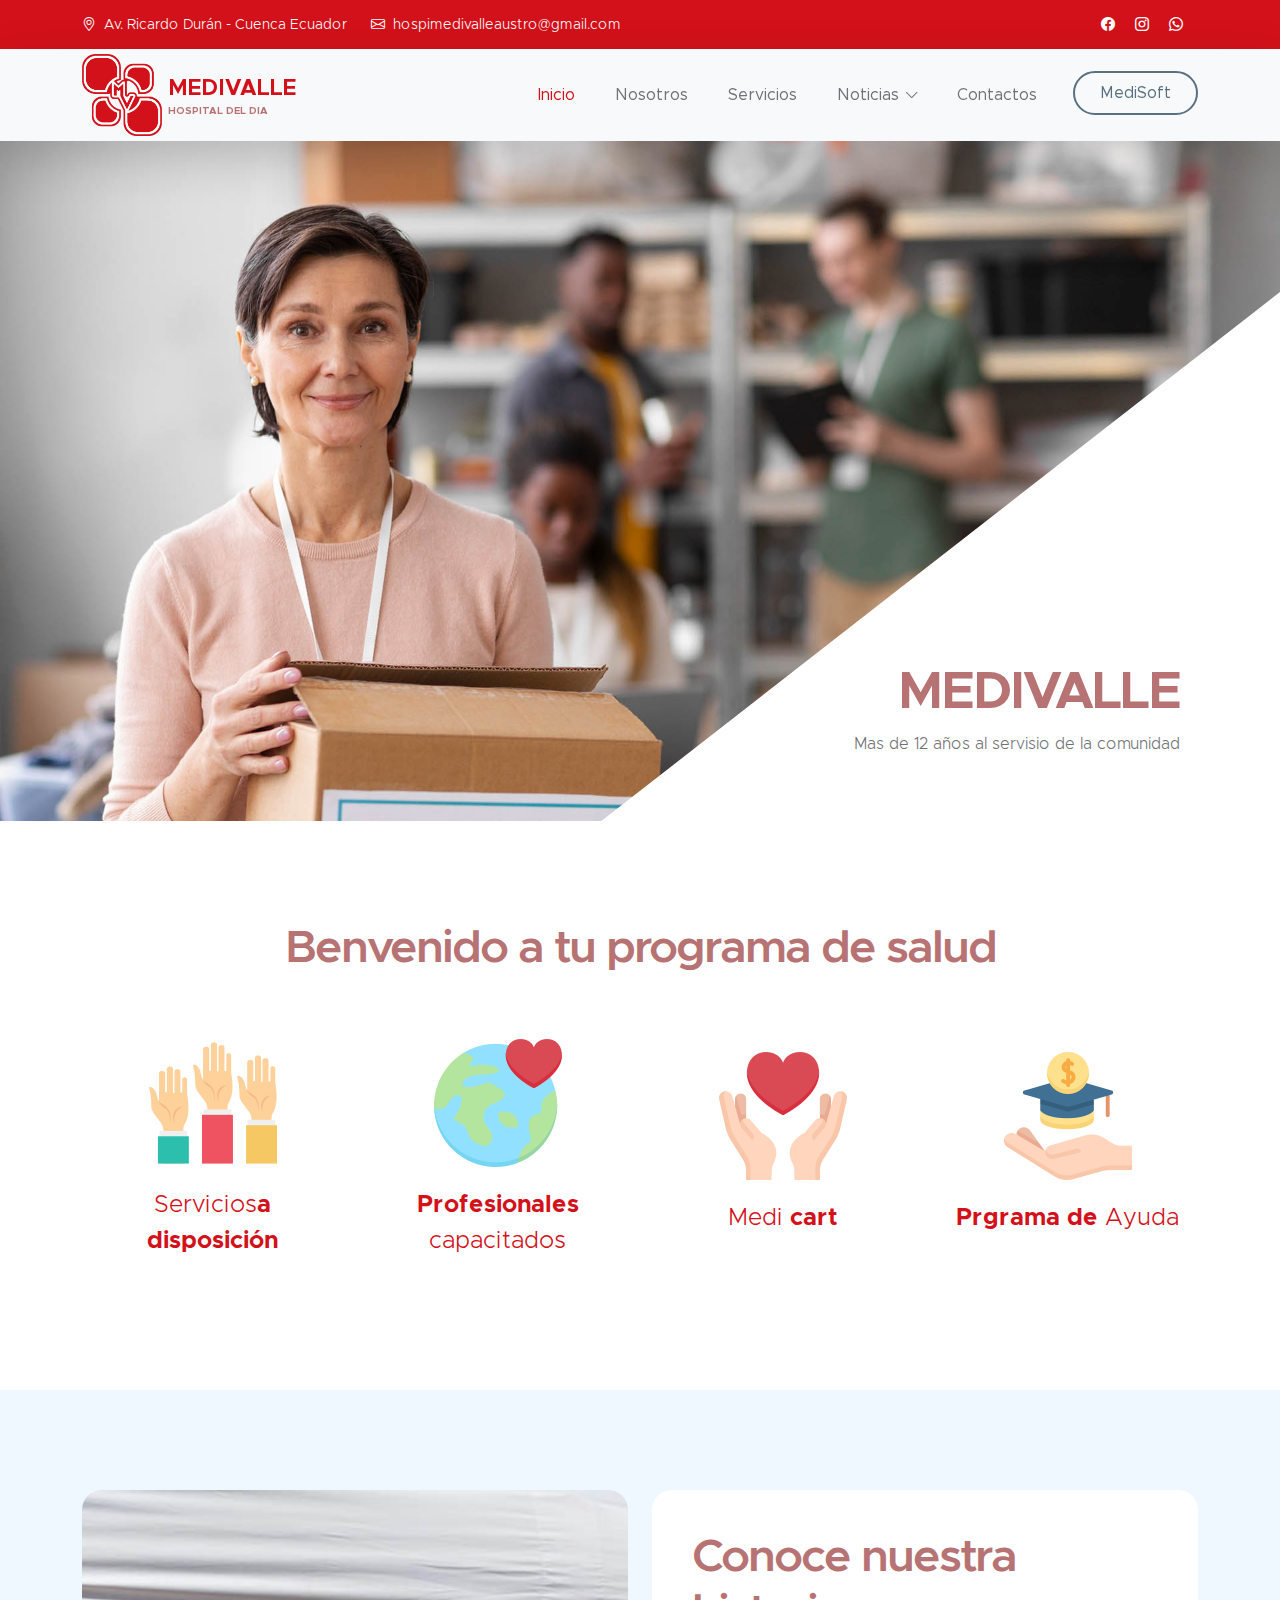
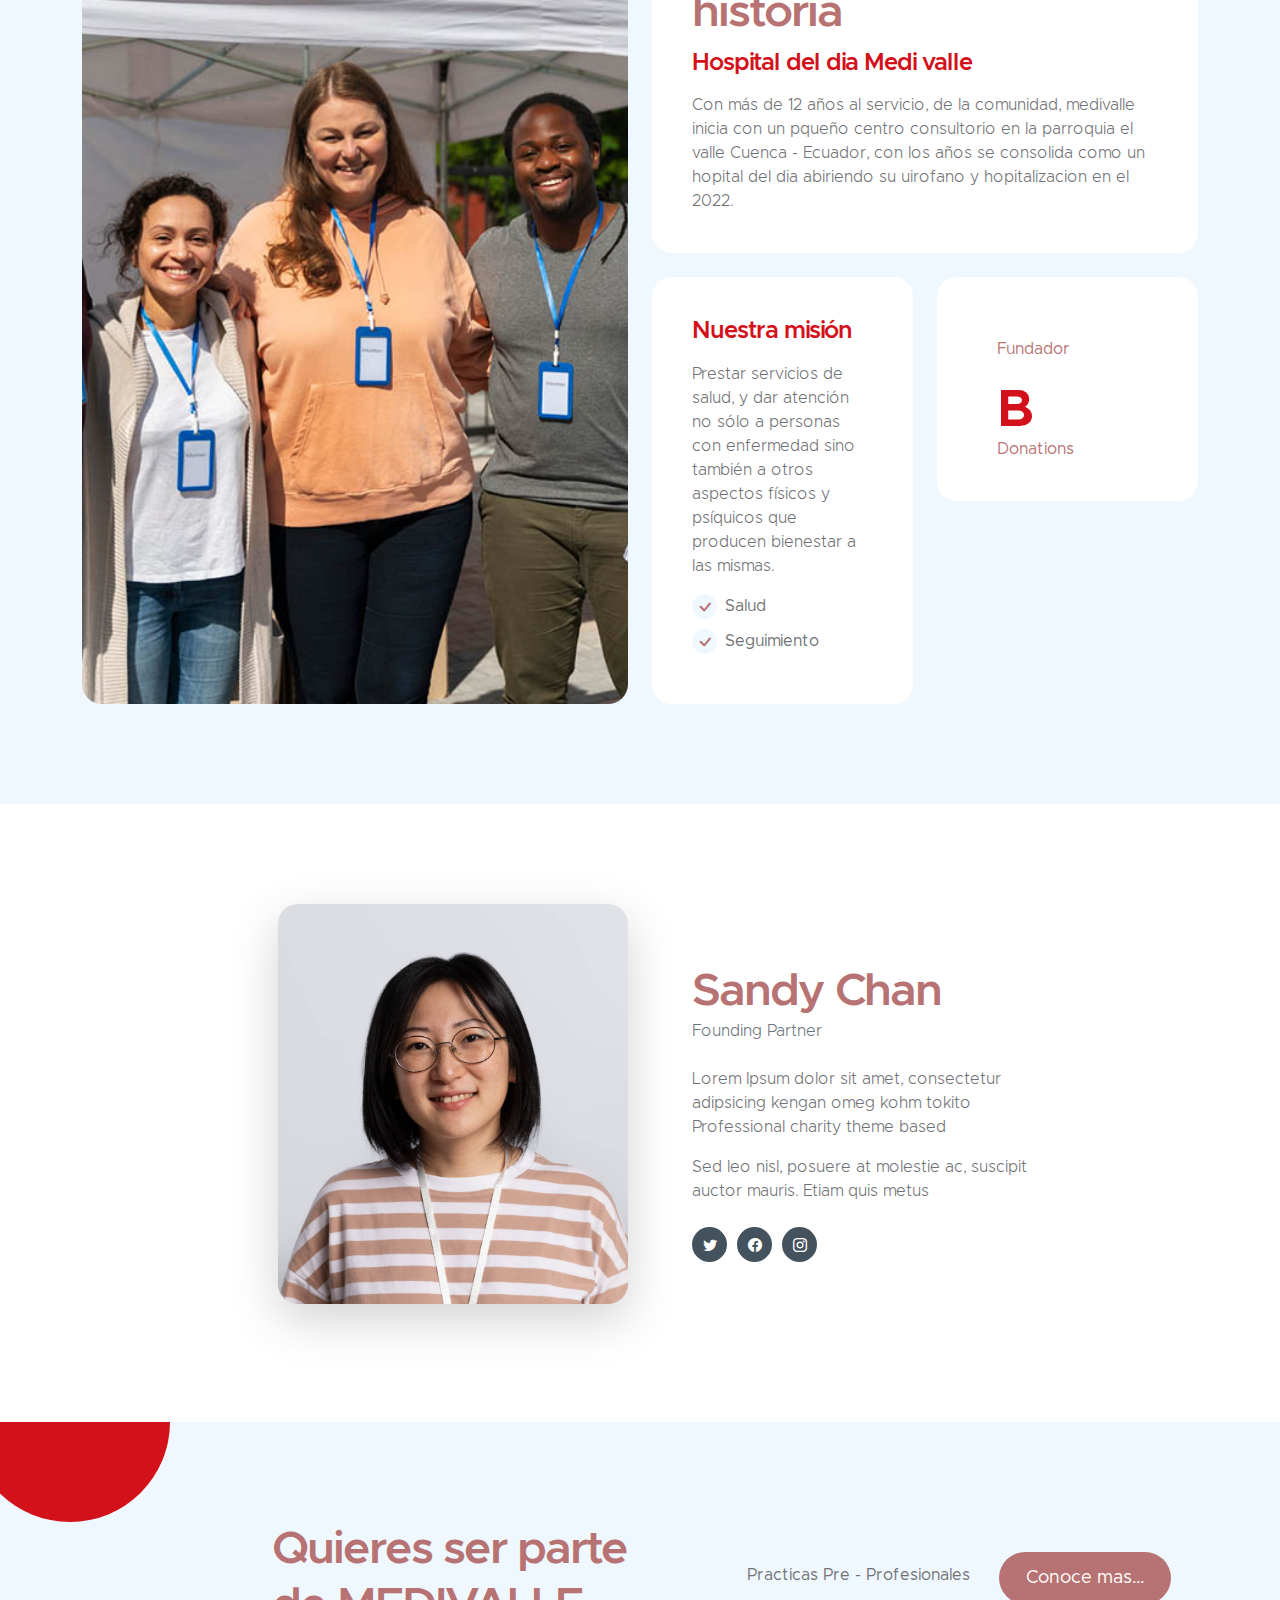
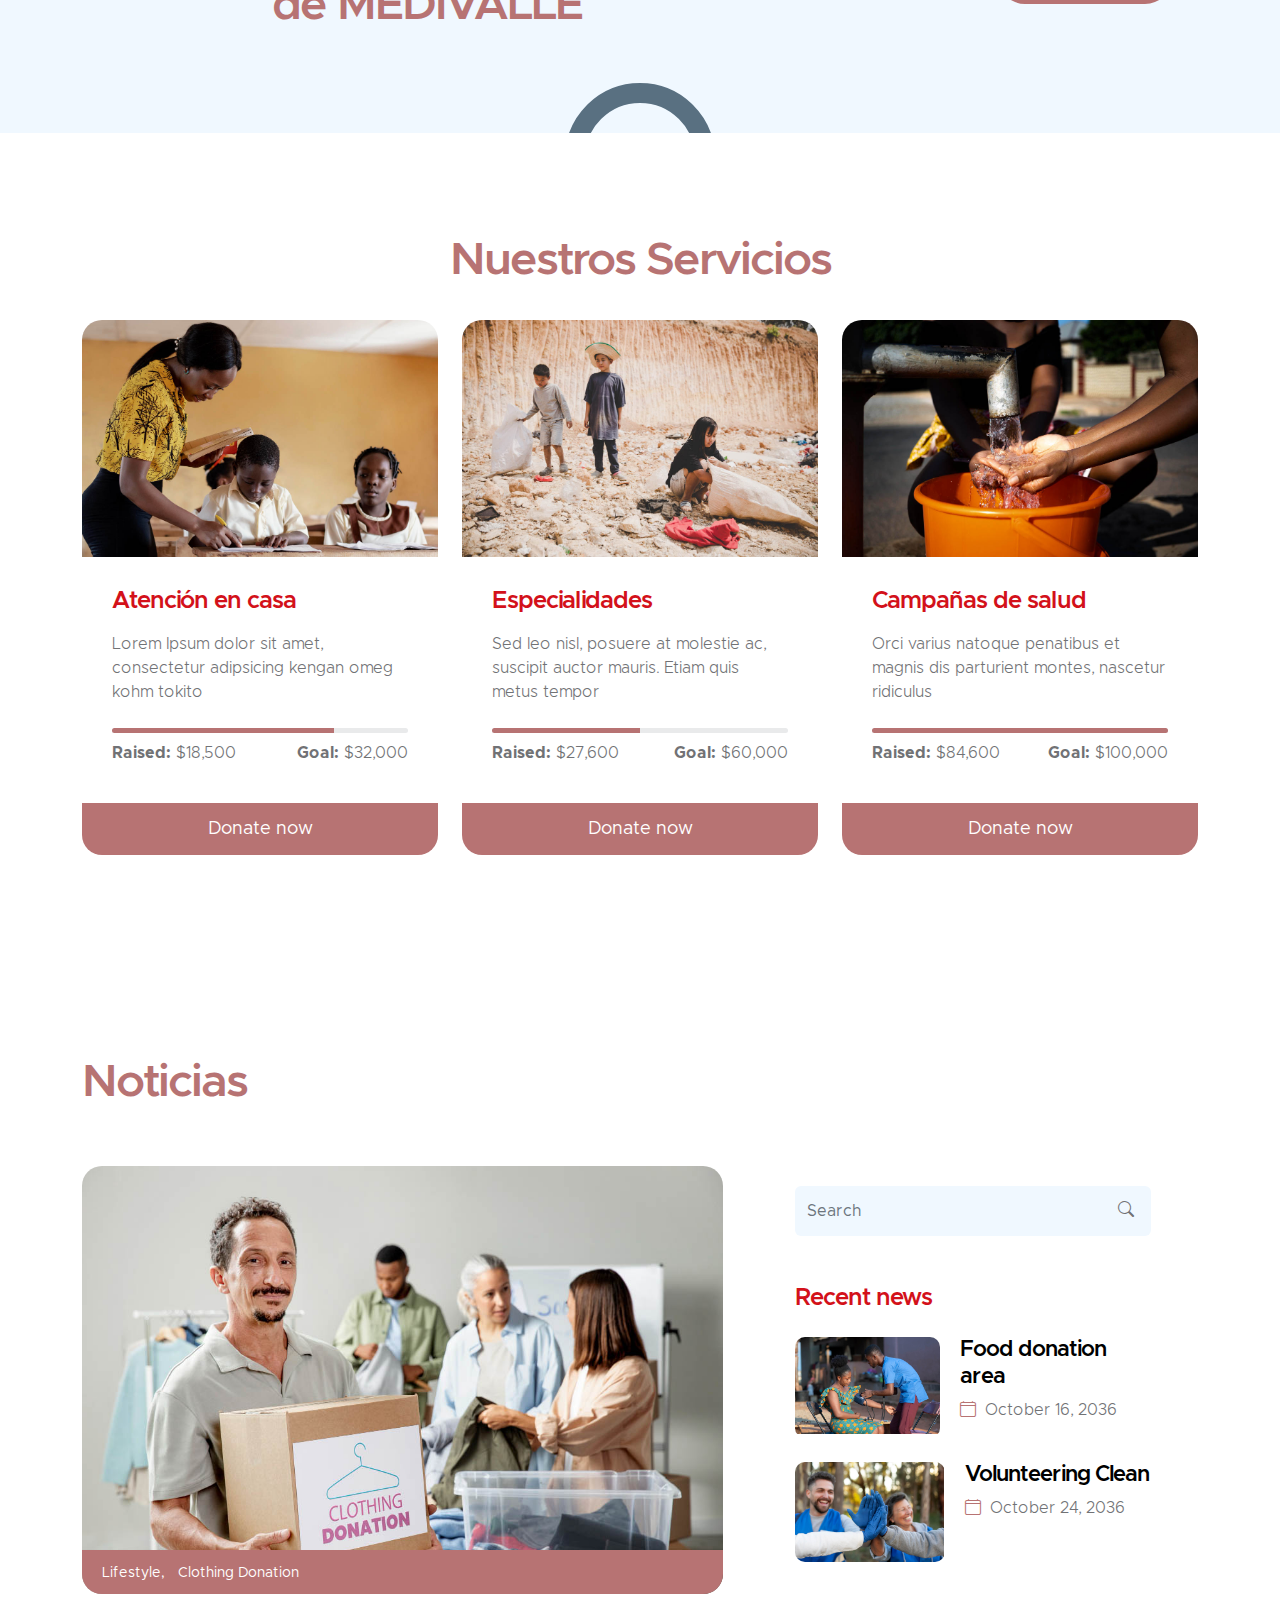
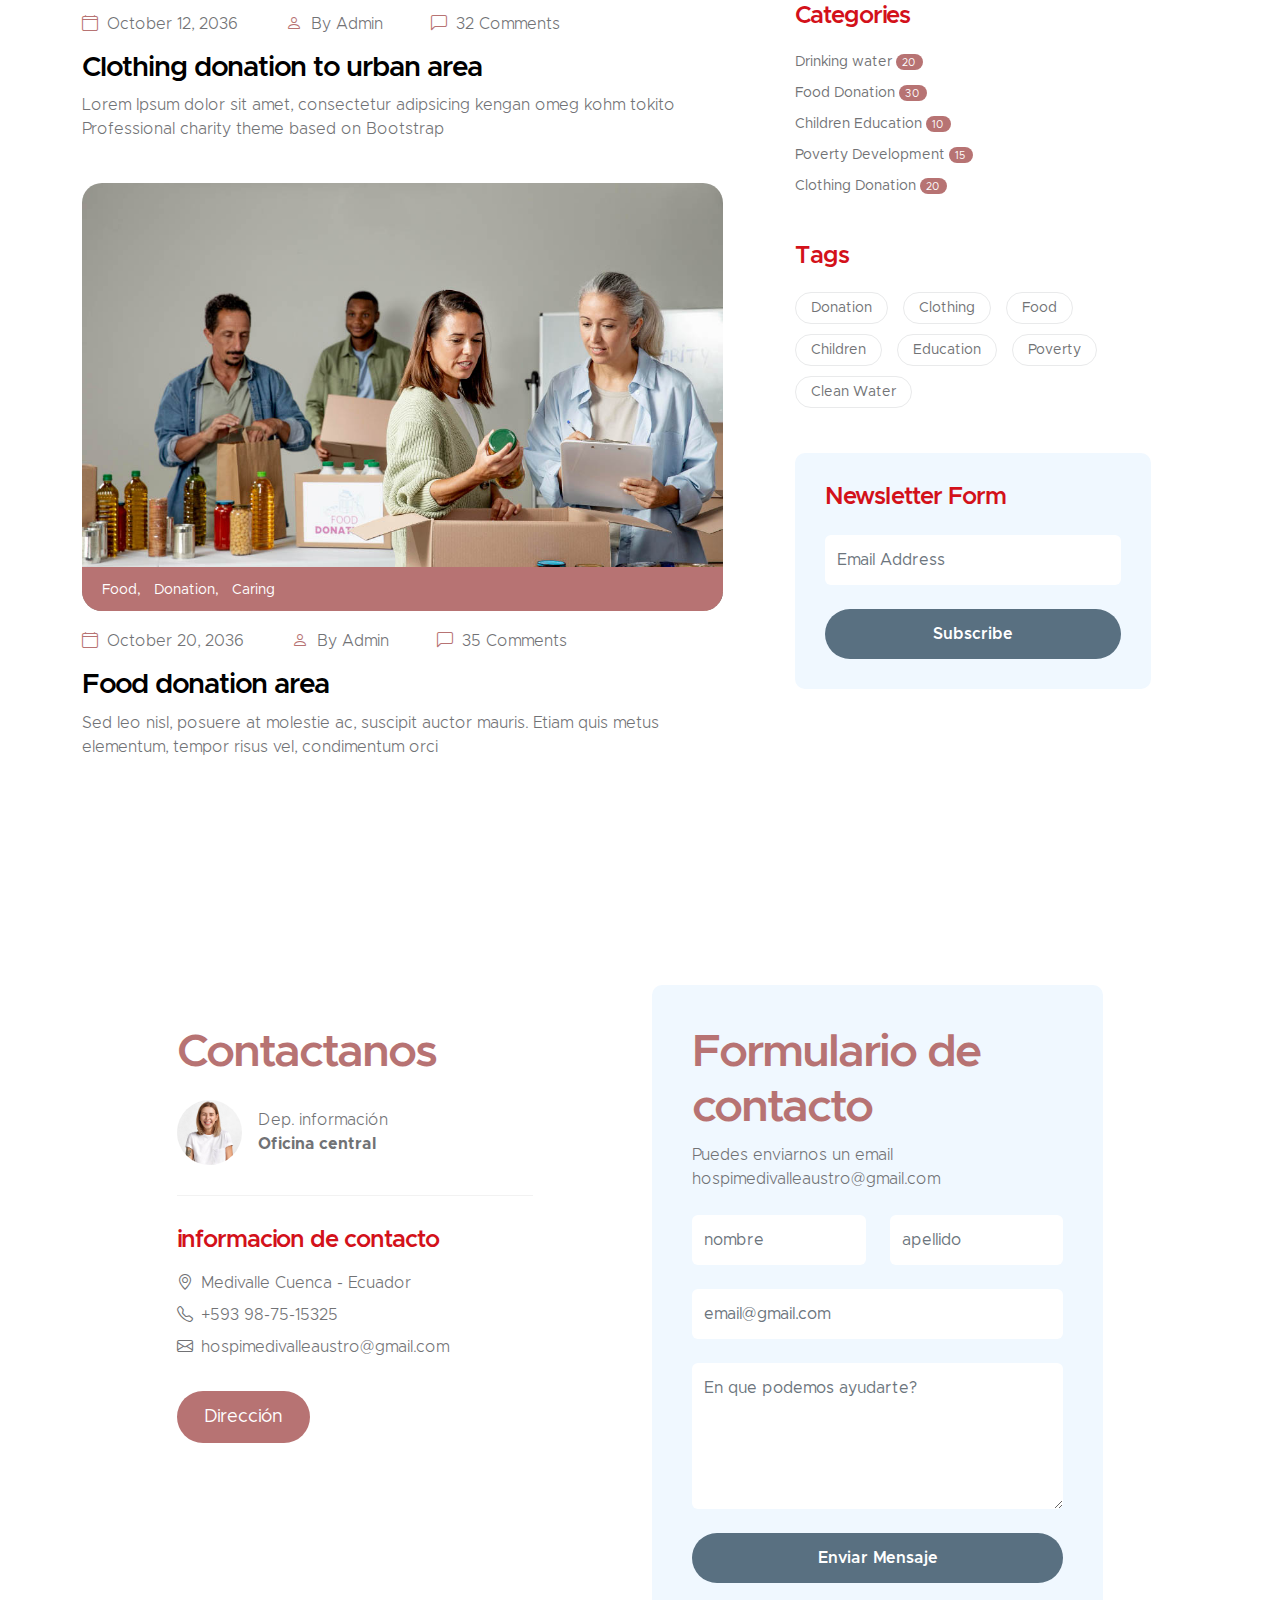
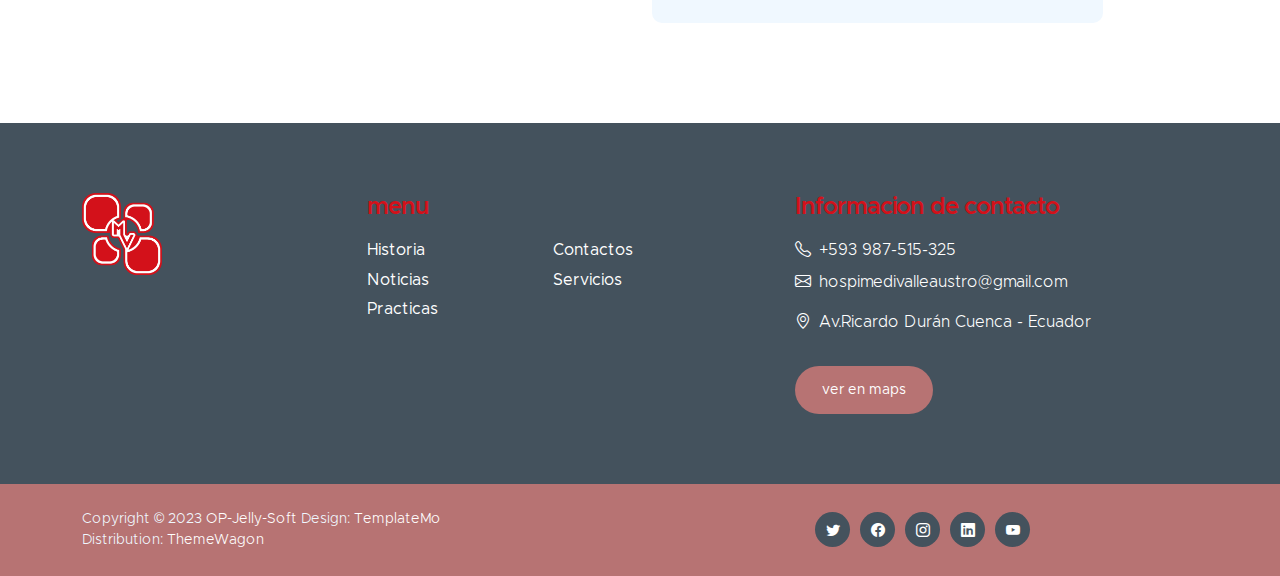
<file: index.html>
<!doctype html>
<html lang="en">

<head>
    <meta charset="utf-8">
    <meta name="viewport" content="width=device-width, initial-scale=1">

    <meta name="description" content="">
    <meta name="author" content="">

    <title>MEDIVALLE</title>
    <link rel="shortcut icon" href="images/logo.png" />

    <!-- CSS FILES -->
    <link href="css/bootstrap.min.css" rel="stylesheet">

    <link href="css/bootstrap-icons.css" rel="stylesheet">

    <link href="css/templatemo-kind-heart-charity.css" rel="stylesheet">
    <!--

TemplateMo 581 Kind Heart Charity

https://templatemo.com/tm-581-kind-heart-charity

-->

</head>

<body id="section_1">

    <header class="site-header">
        <div class="container">
            <div class="row">

                <div class="col-lg-8 col-12 d-flex flex-wrap">
                    <p class="d-flex me-4 mb-0">
                        <i class="bi-geo-alt me-2"></i>
                        Av. Ricardo Durán - Cuenca Ecuador 
                    </p>

                    <p class="d-flex mb-0">
                        <i class="bi-envelope me-2"></i>

                        <a href="mailto:hospimedivalleaustro@gmail.com">
                            hospimedivalleaustro@gmail.com
                        </a>
                    </p>
                </div>

                <div class="col-lg-3 col-12 ms-auto d-lg-block d-none">
                    <ul class="social-icon">

                        <li class="social-icon-item">
                            <a href="#" class="social-icon-link bi-facebook"></a>
                        </li>

                        <li class="social-icon-item">
                            <a href="#" class="social-icon-link bi-instagram"></a>
                        </li>

                        <li class="social-icon-item">
                            <a href="https://wa.me/593987515325" class="social-icon-link bi-whatsapp"></a>
                        </li>
                    </ul>
                </div>

            </div>
        </div>
    </header>

    <nav class="navbar navbar-expand-lg bg-light shadow-lg">
        <div class="container">
            <a class="navbar-brand" href="index.html">
                <img src="images/logo.png" class="logo img-fluid" alt="Kind Heart Charity">
                <span>
                    MEDIVALLE
                    <small>Hospital del dia</small>
                </span>
            </a>

            <button class="navbar-toggler" type="button" data-bs-toggle="collapse" data-bs-target="#navbarNav"
                aria-controls="navbarNav" aria-expanded="false" aria-label="Toggle navigation">
                <span class="navbar-toggler-icon"></span>
            </button>

            <div class="collapse navbar-collapse" id="navbarNav">
                <ul class="navbar-nav ms-auto">
                    <li class="nav-item">
                        <a class="nav-link click-scroll" href="#top">Inicio</a>
                    </li>

                    <li class="nav-item">
                        <a class="nav-link click-scroll" href="#section_2">Nosotros</a>
                    </li>

                    <li class="nav-item">
                        <a class="nav-link click-scroll" href="#section_3">Servicios</a>
                    </li>

                    <li class="nav-item dropdown">
                        <a class="nav-link click-scroll dropdown-toggle" href="#section_5"
                            id="navbarLightDropdownMenuLink" role="button" data-bs-toggle="dropdown"
                            aria-expanded="false">Noticias</a>

                        <ul class="dropdown-menu dropdown-menu-light" aria-labelledby="navbarLightDropdownMenuLink">
                            <li><a class="dropdown-item" href="news.html">Cuenca</a></li>

                            <li><a class="dropdown-item" href="news-detail.html">Nosotros</a></li>
                        </ul>
                    </li>

                    <li class="nav-item">
                        <a class="nav-link click-scroll" href="#section_6">Contactos</a>
                    </li>

                    <li class="nav-item ms-3">
                        <a class="nav-link custom-btn custom-border-btn btn" href="donate.html">MediSoft</a>
                    </li>
                </ul>
            </div>
        </div>
    </nav>

    <main>

        <section class="hero-section hero-section-full-height">
            <div class="container-fluid">
                <div class="row">

                    <div class="col-lg-12 col-12 p-0">
                        <div id="hero-slide" class="carousel carousel-fade slide" data-bs-ride="carousel">
                            <div class="carousel-inner">
                                <div class="carousel-item active">
                                    <img src="images/slide/volunteer-helping-with-donation-box.jpg"
                                        class="carousel-image img-fluid" alt="...">

                                    <div class="carousel-caption d-flex flex-column justify-content-end">
                                        <h1>MEDIVALLE</h1>

                                        <p>Mas de 12 años al servisio de la comunidad</p>
                                    </div>
                                </div>

                                <div class="carousel-item">
                                    <img src="images/slide/volunteer-selecting-organizing-clothes-donations-charity.jpg"
                                        class="carousel-image img-fluid" alt="...">

                                    <div class="carousel-caption d-flex flex-column justify-content-end">
                                        <h1>Atencion 24/7</h1>

                                        <p>Cuidado permanete</p>
                                    </div>
                                </div>

                                <div class="carousel-item">
                                    <img src="images/slide/medium-shot-people-collecting-donations.jpg"
                                        class="carousel-image img-fluid" alt="...">

                                    <div class="carousel-caption d-flex flex-column justify-content-end">
                                        <h1>Humanidad</h1>

                                        <p>Ayudando zonas rurales</p>
                                    </div>
                                </div>
                            </div>

                            <button class="carousel-control-prev" type="button" data-bs-target="#hero-slide"
                                data-bs-slide="prev">
                                <span class="carousel-control-prev-icon" aria-hidden="true"></span>
                                <span class="visually-hidden">Anterior</span>
                            </button>

                            <button class="carousel-control-next" type="button" data-bs-target="#hero-slide"
                                data-bs-slide="next">
                                <span class="carousel-control-next-icon" aria-hidden="true"></span>
                                <span class="visually-hidden">Siguiente</span>
                            </button>
                        </div>
                    </div>

                </div>
            </div>
        </section>


        <section class="section-padding">
            <div class="container">
                <div class="row">

                    <div class="col-lg-10 col-12 text-center mx-auto">
                        <h2 class="mb-5">Benvenido a tu programa de salud</h2>
                    </div>

                    <div class="col-lg-3 col-md-6 col-12 mb-4 mb-lg-0">
                        <div class="featured-block d-flex justify-content-center align-items-center">
                            <a href="donate.html" class="d-block">
                                <img src="images/icons/hands.png" class="featured-block-image img-fluid" alt="">

                                <p class="featured-block-text">Servicios<strong>a disposición</strong></p>
                            </a>
                        </div>
                    </div>

                    <div class="col-lg-3 col-md-6 col-12 mb-4 mb-lg-0 mb-md-4">
                        <div class="featured-block d-flex justify-content-center align-items-center">
                            <a href="donate.html" class="d-block">
                                <img src="images/icons/heart.png" class="featured-block-image img-fluid" alt="">

                                <p class="featured-block-text"><strong>Profesionales </strong> capacitados</p>
                            </a>
                        </div>
                    </div>

                    <div class="col-lg-3 col-md-6 col-12 mb-4 mb-lg-0 mb-md-4">
                        <div class="featured-block d-flex justify-content-center align-items-center">
                            <a href="donate.html" class="d-block">
                                <img src="images/icons/receive.png" class="featured-block-image img-fluid" alt="">

                                <p class="featured-block-text">Medi <strong>cart</strong></p>
                            </a>
                        </div>
                    </div>

                    <div class="col-lg-3 col-md-6 col-12 mb-4 mb-lg-0">
                        <div class="featured-block d-flex justify-content-center align-items-center">
                            <a href="donate.html" class="d-block">
                                <img src="images/icons/scholarship.png" class="featured-block-image img-fluid" alt="">

                                <p class="featured-block-text"><strong>Prgrama de </strong> Ayuda</p>
                            </a>
                        </div>
                    </div>

                </div>
            </div>
        </section>

        <section class="section-padding section-bg" id="section_2">
            <div class="container">
                <div class="row">

                    <div class="col-lg-6 col-12 mb-5 mb-lg-0">
                        <img src="images/group-people-volunteering-foodbank-poor-people.jpg"
                            class="custom-text-box-image img-fluid" alt="">
                    </div>

                    <div class="col-lg-6 col-12">
                        <div class="custom-text-box">
                            <h2 class="mb-2">Conoce nuestra historia</h2>

                            <h5 class="mb-3">Hospital del dia Medi valle</h5>

                            <p class="mb-0">Con más de 12 años al servicio, de la comunidad, medivalle inicia con 
                                un pqueño centro consultorio en la parroquia el valle Cuenca - Ecuador, con los años
                                se consolida como un hopital del dia abiriendo su uirofano y hopitalizacion en el 2022.
                            </p>
                        </div>

                        <div class="row">
                            <div class="col-lg-6 col-md-6 col-12">
                                <div class="custom-text-box mb-lg-0">
                                    <h5 class="mb-3">Nuestra misión</h5>

                                    <p>Prestar servicios de salud, y dar atención no sólo a personas con enfermedad 
                                        sino también a otros aspectos físicos y psíquicos que producen bienestar a las mismas.</p>

                                    <ul class="custom-list mt-2">
                                        <li class="custom-list-item d-flex">
                                            <i class="bi-check custom-text-box-icon me-2"></i>
                                            Salud
                                        </li>

                                        <li class="custom-list-item d-flex">
                                            <i class="bi-check custom-text-box-icon me-2"></i>
                                            Seguimiento
                                        </li>
                                    </ul>
                                </div>
                            </div>

                            <div class="col-lg-6 col-md-6 col-12">
                                <div class="custom-text-box d-flex flex-wrap d-lg-block mb-lg-0">
                                    <div class="counter-thumb">
                                        <div class="d-flex">
                                            <span class="counter-number" data-from="1" data-to="2009"
                                                data-speed="1000"></span>
                                            <span class="counter-number-text"></span>
                                        </div>

                                        <span class="counter-text">Fundador</span>
                                    </div>

                                    <div class="counter-thumb mt-4">
                                        <div class="d-flex">
                                            <span class="counter-number" data-from="1" data-to="120"
                                                data-speed="1000"></span>
                                            <span class="counter-number-text">B</span>
                                        </div>

                                        <span class="counter-text">Donations</span>
                                    </div>
                                </div>
                            </div>
                        </div>
                    </div>

                </div>
            </div>
        </section>


        <section class="about-section section-padding">
            <div class="container">
                <div class="row">

                    <div class="col-lg-6 col-md-5 col-12">
                        <img src="images/portrait-volunteer-who-organized-donations-charity.jpg"
                            class="about-image ms-lg-auto bg-light shadow-lg img-fluid" alt="">
                    </div>

                    <div class="col-lg-5 col-md-7 col-12">
                        <div class="custom-text-block">
                            <h2 class="mb-0">Sandy Chan</h2>

                            <p class="text-muted mb-lg-4 mb-md-4">Founding Partner</p>

                            <p>Lorem Ipsum dolor sit amet, consectetur adipsicing kengan omeg kohm tokito Professional
                                charity theme based</p>

                            <p>Sed leo nisl, posuere at molestie ac, suscipit auctor mauris. Etiam quis metus</p>

                            <ul class="social-icon mt-4">
                                <li class="social-icon-item">
                                    <a href="#" class="social-icon-link bi-twitter"></a>
                                </li>

                                <li class="social-icon-item">
                                    <a href="#" class="social-icon-link bi-facebook"></a>
                                </li>

                                <li class="social-icon-item">
                                    <a href="#" class="social-icon-link bi-instagram"></a>
                                </li>
                            </ul>
                        </div>
                    </div>

                </div>
            </div>
        </section>

        <section class="cta-section section-padding section-bg">
            <div class="container">
                <div class="row justify-content-center align-items-center">

                    <div class="col-lg-5 col-12 ms-auto">
                        <h2 class="mb-0">Quieres ser parte <br>de MEDIVALLE</h2>
                    </div>

                    <div class="col-lg-5 col-12">
                        <a href="#" class="me-4">Practicas Pre - Profesionales</a>

                        <a href="#section_4" class="custom-btn btn smoothscroll">Conoce mas...</a>
                    </div>

                </div>
            </div>
        </section>


        <section class="section-padding" id="section_3">
            <div class="container">
                <div class="row">

                    <div class="col-lg-12 col-12 text-center mb-4">
                        <h2>Nuestros Servicios</h2>
                    </div>

                    <div class="col-lg-4 col-md-6 col-12 mb-4 mb-lg-0">
                        <div class="custom-block-wrap">
                            <img src="images/causes/group-african-kids-paying-attention-class.jpg"
                                class="custom-block-image img-fluid" alt="">

                            <div class="custom-block">
                                <div class="custom-block-body">
                                    <h5 class="mb-3">Atención en casa</h5>

                                    <p>Lorem Ipsum dolor sit amet, consectetur adipsicing kengan omeg kohm tokito</p>

                                    <div class="progress mt-4">
                                        <div class="progress-bar w-75" role="progressbar" aria-valuenow="75"
                                            aria-valuemin="0" aria-valuemax="100"></div>
                                    </div>

                                    <div class="d-flex align-items-center my-2">
                                        <p class="mb-0">
                                            <strong>Raised:</strong>
                                            $18,500
                                        </p>

                                        <p class="ms-auto mb-0">
                                            <strong>Goal:</strong>
                                            $32,000
                                        </p>
                                    </div>
                                </div>

                                <a href="donate.html" class="custom-btn btn">Donate now</a>
                            </div>
                        </div>
                    </div>

                    <div class="col-lg-4 col-md-6 col-12 mb-4 mb-lg-0">
                        <div class="custom-block-wrap">
                            <img src="images/causes/poor-child-landfill-looks-forward-with-hope.jpg"
                                class="custom-block-image img-fluid" alt="">

                            <div class="custom-block">
                                <div class="custom-block-body">
                                    <h5 class="mb-3">Especialidades</h5>

                                    <p>Sed leo nisl, posuere at molestie ac, suscipit auctor mauris. Etiam quis metus
                                        tempor</p>

                                    <div class="progress mt-4">
                                        <div class="progress-bar w-50" role="progressbar" aria-valuenow="50"
                                            aria-valuemin="0" aria-valuemax="100"></div>
                                    </div>

                                    <div class="d-flex align-items-center my-2">
                                        <p class="mb-0">
                                            <strong>Raised:</strong>
                                            $27,600
                                        </p>

                                        <p class="ms-auto mb-0">
                                            <strong>Goal:</strong>
                                            $60,000
                                        </p>
                                    </div>
                                </div>

                                <a href="donate.html" class="custom-btn btn">Donate now</a>
                            </div>
                        </div>
                    </div>

                    <div class="col-lg-4 col-md-6 col-12">
                        <div class="custom-block-wrap">
                            <img src="images/causes/african-woman-pouring-water-recipient-outdoors.jpg"
                                class="custom-block-image img-fluid" alt="">

                            <div class="custom-block">
                                <div class="custom-block-body">
                                    <h5 class="mb-3">Campañas de salud</h5>

                                    <p>Orci varius natoque penatibus et magnis dis parturient montes, nascetur ridiculus
                                    </p>

                                    <div class="progress mt-4">
                                        <div class="progress-bar w-100" role="progressbar" aria-valuenow="100"
                                            aria-valuemin="0" aria-valuemax="100"></div>
                                    </div>

                                    <div class="d-flex align-items-center my-2">
                                        <p class="mb-0">
                                            <strong>Raised:</strong>
                                            $84,600
                                        </p>

                                        <p class="ms-auto mb-0">
                                            <strong>Goal:</strong>
                                            $100,000
                                        </p>
                                    </div>
                                </div>

                                <a href="donate.html" class="custom-btn btn">Donate now</a>
                            </div>
                        </div>
                    </div>

                </div>
            </div>
        </section>

        <!--<section class="volunteer-section section-padding" id="section_4">
            <div class="container">
                <div class="row">

                    <div class="col-lg-6 col-12">
                        <h2 class="text-white mb-4">¿Tienes dudas?</h2>

                        <form class="custom-form volunteer-form mb-5 mb-lg-0" action="#" method="post" role="form">
                            <h3 class="mb-4">Consulta tus inquietudes</h3>

                            <div class="row">
                                <div class="col-lg-6 col-12">
                                    <input type="text" name="nombre" id="volunteer-name" class="form-control"
                                        placeholder="Nombre" required>
                                </div>

                                <div class="col-lg-6 col-12">
                                    <input type="email" name="correo" id="volunteer-email"
                                        pattern="[^ @]*@[^ @]*" class="form-control" placeholder="correo@gmail.com"
                                        required>
                                </div>

                                <div class="col-lg-6 col-12">
                                    <input type="text" name="Asunto" id="volunteer-subject"
                                        class="form-control" placeholder="asunto" required>
                                </div>
                            </div>

                            <textarea name="detalle" rows="3" class="form-control" id="volunteer-message"
                                placeholder="¿Cuál es tu duda?"></textarea>

                            <button type="submit" class="form-control">Enviar</button>
                        </form>
                    </div>

                    <div class="col-lg-6 col-12">
                        <img src="images/smiling-casual-woman-dressed-volunteer-t-shirt-with-badge.jpg"
                            class="volunteer-image img-fluid" alt="">

                        <div class="custom-block-body text-center">
                            <h4 class="text-white mt-lg-3 mb-lg-3">Centro de Ayuda</h4>

                            <p class="text-white">Si tienes alguna inquitud puedes contactarnos mediante correo
                                para poder ayudarte.
                            </p>
                        </div>
                    </div>

                </div>
            </div>
        </section> -->

        <section class="news-section section-padding" id="section_5">
            <div class="container">
                <div class="row">

                    <div class="col-lg-12 col-12 mb-5">
                        <h2>Noticias</h2>
                    </div>

                    <div class="col-lg-7 col-12">
                        <div class="news-block">
                            <div class="news-block-top">
                                <a href="news-detail.html">
                                    <img src="images/news/medium-shot-volunteers-with-clothing-donations.jpg"
                                        class="news-image img-fluid" alt="">
                                </a>

                                <div class="news-category-block">
                                    <a href="#" class="category-block-link">
                                        Lifestyle,
                                    </a>

                                    <a href="#" class="category-block-link">
                                        Clothing Donation
                                    </a>
                                </div>
                            </div>

                            <div class="news-block-info">
                                <div class="d-flex mt-2">
                                    <div class="news-block-date">
                                        <p>
                                            <i class="bi-calendar4 custom-icon me-1"></i>
                                            October 12, 2036
                                        </p>
                                    </div>

                                    <div class="news-block-author mx-5">
                                        <p>
                                            <i class="bi-person custom-icon me-1"></i>
                                            By Admin
                                        </p>
                                    </div>

                                    <div class="news-block-comment">
                                        <p>
                                            <i class="bi-chat-left custom-icon me-1"></i>
                                            32 Comments
                                        </p>
                                    </div>
                                </div>

                                <div class="news-block-title mb-2">
                                    <h4><a href="news-detail.html" class="news-block-title-link">Clothing donation to
                                            urban area</a></h4>
                                </div>

                                <div class="news-block-body">
                                    <p>Lorem Ipsum dolor sit amet, consectetur adipsicing kengan omeg kohm tokito
                                        Professional charity theme based on Bootstrap</p>
                                </div>
                            </div>
                        </div>

                        <div class="news-block mt-3">
                            <div class="news-block-top">
                                <a href="news-detail.html">
                                    <img src="images/news/medium-shot-people-collecting-foodstuff.jpg"
                                        class="news-image img-fluid" alt="">
                                </a>

                                <div class="news-category-block">
                                    <a href="#" class="category-block-link">
                                        Food,
                                    </a>

                                    <a href="#" class="category-block-link">
                                        Donation,
                                    </a>

                                    <a href="#" class="category-block-link">
                                        Caring
                                    </a>
                                </div>
                            </div>

                            <div class="news-block-info">
                                <div class="d-flex mt-2">
                                    <div class="news-block-date">
                                        <p>
                                            <i class="bi-calendar4 custom-icon me-1"></i>
                                            October 20, 2036
                                        </p>
                                    </div>

                                    <div class="news-block-author mx-5">
                                        <p>
                                            <i class="bi-person custom-icon me-1"></i>
                                            By Admin
                                        </p>
                                    </div>

                                    <div class="news-block-comment">
                                        <p>
                                            <i class="bi-chat-left custom-icon me-1"></i>
                                            35 Comments
                                        </p>
                                    </div>
                                </div>

                                <div class="news-block-title mb-2">
                                    <h4><a href="news-detail.html" class="news-block-title-link">Food donation area</a>
                                    </h4>
                                </div>

                                <div class="news-block-body">
                                    <p>Sed leo nisl, posuere at molestie ac, suscipit auctor mauris. Etiam quis metus
                                        elementum, tempor risus vel, condimentum orci</p>
                                </div>
                            </div>
                        </div>
                    </div>

                    <div class="col-lg-4 col-12 mx-auto">
                        <form class="custom-form search-form" action="#" method="post" role="form">
                            <input class="form-control" type="search" placeholder="Search" aria-label="Search">

                            <button type="submit" class="form-control">
                                <i class="bi-search"></i>
                            </button>
                        </form>

                        <h5 class="mt-5 mb-3">Recent news</h5>

                        <div class="news-block news-block-two-col d-flex mt-4">
                            <div class="news-block-two-col-image-wrap">
                                <a href="news-detail.html">
                                    <img src="images/news/africa-humanitarian-aid-doctor.jpg"
                                        class="news-image img-fluid" alt="">
                                </a>
                            </div>

                            <div class="news-block-two-col-info">
                                <div class="news-block-title mb-2">
                                    <h6><a href="news-detail.html" class="news-block-title-link">Food donation area</a>
                                    </h6>
                                </div>

                                <div class="news-block-date">
                                    <p>
                                        <i class="bi-calendar4 custom-icon me-1"></i>
                                        October 16, 2036
                                    </p>
                                </div>
                            </div>
                        </div>

                        <div class="news-block news-block-two-col d-flex mt-4">
                            <div class="news-block-two-col-image-wrap">
                                <a href="news-detail.html">
                                    <img src="images/news/close-up-happy-people-working-together.jpg"
                                        class="news-image img-fluid" alt="">
                                </a>
                            </div>

                            <div class="news-block-two-col-info">
                                <div class="news-block-title mb-2">
                                    <h6><a href="news-detail.html" class="news-block-title-link">Volunteering Clean</a>
                                    </h6>
                                </div>

                                <div class="news-block-date">
                                    <p>
                                        <i class="bi-calendar4 custom-icon me-1"></i>
                                        October 24, 2036
                                    </p>
                                </div>
                            </div>
                        </div>

                        <div class="category-block d-flex flex-column">
                            <h5 class="mb-3">Categories</h5>

                            <a href="#" class="category-block-link">
                                Drinking water
                                <span class="badge">20</span>
                            </a>

                            <a href="#" class="category-block-link">
                                Food Donation
                                <span class="badge">30</span>
                            </a>

                            <a href="#" class="category-block-link">
                                Children Education
                                <span class="badge">10</span>
                            </a>

                            <a href="#" class="category-block-link">
                                Poverty Development
                                <span class="badge">15</span>
                            </a>

                            <a href="#" class="category-block-link">
                                Clothing Donation
                                <span class="badge">20</span>
                            </a>
                        </div>

                        <div class="tags-block">
                            <h5 class="mb-3">Tags</h5>

                            <a href="#" class="tags-block-link">
                                Donation
                            </a>

                            <a href="#" class="tags-block-link">
                                Clothing
                            </a>

                            <a href="#" class="tags-block-link">
                                Food
                            </a>

                            <a href="#" class="tags-block-link">
                                Children
                            </a>

                            <a href="#" class="tags-block-link">
                                Education
                            </a>

                            <a href="#" class="tags-block-link">
                                Poverty
                            </a>

                            <a href="#" class="tags-block-link">
                                Clean Water
                            </a>
                        </div>

                        <form class="custom-form subscribe-form" action="#" method="post" role="form">
                            <h5 class="mb-4">Newsletter Form</h5>

                            <input type="email" name="subscribe-email" id="subscribe-email" pattern="[^ @]*@[^ @]*"
                                class="form-control" placeholder="Email Address" required>

                            <div class="col-lg-12 col-12">
                                <button type="submit" class="form-control">Subscribe</button>
                            </div>
                        </form>
                    </div>

                </div>
            </div>
        </section>


        <!--<section class="testimonial-section section-padding section-bg">
            <div class="container">
                <div class="row">

                    <div class="col-lg-8 col-12 mx-auto">
                        <h2 class="mb-lg-3">Happy customers</h2>

                        <div id="testimonial-carousel" class="carousel carousel-fade slide" data-bs-ride="carousel">

                            <div class="carousel-inner">
                                <div class="carousel-item active">
                                    <div class="carousel-caption">
                                        <h4 class="carousel-title">Lorem Ipsum dolor sit amet, consectetur adipsicing
                                            kengan omeg kohm tokito charity theme</h4>

                                        <small class="carousel-name"><span class="carousel-name-title">Maria</span>,
                                            Boss</small>
                                    </div>
                                </div>

                                <div class="carousel-item">
                                    <div class="carousel-caption">
                                        <h4 class="carousel-title">Sed leo nisl, posuere at molestie ac, suscipit auctor
                                            mauris quis metus tempor orci</h4>

                                        <small class="carousel-name"><span class="carousel-name-title">Thomas</span>,
                                            Partner</small>
                                    </div>
                                </div>

                                <div class="carousel-item">
                                    <div class="carousel-caption">
                                        <h4 class="carousel-title">Lorem Ipsum dolor sit amet, consectetur adipsicing
                                            kengan omeg kohm tokito charity theme</h4>

                                        <small class="carousel-name"><span class="carousel-name-title">Jane</span>,
                                            Advisor</small>
                                    </div>
                                </div>

                                <div class="carousel-item">
                                    <div class="carousel-caption">
                                        <h4 class="carousel-title">Sed leo nisl, posuere at molestie ac, suscipit auctor
                                            mauris quis metus tempor orci</h4>

                                        <small class="carousel-name"><span class="carousel-name-title">Bob</span>,
                                            Entreprenuer</small>
                                    </div>
                                </div>

                                <ol class="carousel-indicators">
                                    <li data-bs-target="#testimonial-carousel" data-bs-slide-to="0" class="active">
                                        <img src="images/avatar/portrait-beautiful-young-woman-standing-grey-wall.jpg"
                                            class="img-fluid rounded-circle avatar-image" alt="avatar">
                                    </li>

                                    <li data-bs-target="#testimonial-carousel" data-bs-slide-to="1" class="">
                                        <img src="images/avatar/portrait-young-redhead-bearded-male.jpg"
                                            class="img-fluid rounded-circle avatar-image" alt="avatar">
                                    </li>

                                    <li data-bs-target="#testimonial-carousel" data-bs-slide-to="2" class="">
                                        <img src="images/avatar/pretty-blonde-woman-wearing-white-t-shirt.jpg"
                                            class="img-fluid rounded-circle avatar-image" alt="avatar">
                                    </li>

                                    <li data-bs-target="#testimonial-carousel" data-bs-slide-to="3" class="">
                                        <img src="images/avatar/studio-portrait-emotional-happy-funny.jpg"
                                            class="img-fluid rounded-circle avatar-image" alt="avatar">
                                    </li>
                                </ol>

                            </div>
                        </div>
                    </div>

                </div>
            </div>
        </section> -->


        <section class="contact-section section-padding" id="section_6">
            <div class="container">
                <div class="row">

                    <div class="col-lg-4 col-12 ms-auto mb-5 mb-lg-0">
                        <div class="contact-info-wrap">
                            <h2>Contactanos</h2>

                            <div class="contact-image-wrap d-flex flex-wrap">
                                <img src="images/avatar/pretty-blonde-woman-wearing-white-t-shirt.jpg"
                                    class="img-fluid avatar-image" alt="">

                                <div class="d-flex flex-column justify-content-center ms-3">
                                    <p class="mb-0">Dep. información</p>
                                    <p class="mb-0"><strong>Oficina central</strong></p>
                                </div>
                            </div>

                            <div class="contact-info">
                                <h5 class="mb-3">informacion de contacto</h5>

                                <p class="d-flex mb-2">
                                    <i class="bi-geo-alt me-2"></i>
                                    Medivalle Cuenca - Ecuador
                                </p>

                                <p class="d-flex mb-2">
                                    <i class="bi-telephone me-2"></i>

                                    <a href="tel: 305-240-9671">
                                        +593 98-75-15325
                                    </a>
                                </p>

                                <p class="d-flex">
                                    <i class="bi-envelope me-2"></i>

                                    <a href="mailto:info@yourgmail.com">
                                        hospimedivalleaustro@gmail.com
                                    </a>
                                </p>

                                <a href="#" class="custom-btn btn mt-3">Dirección</a>
                            </div>
                        </div>
                    </div>

                    <div class="col-lg-5 col-12 mx-auto">
                        <form class="custom-form contact-form" action="#" method="post" role="form">
                            <h2>Formulario de contacto</h2>

                            <p class="mb-4">Puedes enviarnos un email
                                <a href="#">hospimedivalleaustro@gmail.com</a>
                            </p>
                            <div class="row">
                                <div class="col-lg-6 col-md-6 col-12">
                                    <input type="text" name="Nombre" id="first-name" class="form-control"
                                        placeholder="nombre" required>
                                </div>

                                <div class="col-lg-6 col-md-6 col-12">
                                    <input type="text" name="Apellido" id="last-name" class="form-control"
                                        placeholder="apellido" required>
                                </div>
                            </div>

                            <input type="email" name="email" id="email" pattern="[^ @]*@[^ @]*" class="form-control"
                                placeholder="email@gmail.com" required>

                            <textarea name="mensaje" rows="5" class="form-control" id="message"
                                placeholder="En que podemos ayudarte?"></textarea>

                            <button type="submit" class="form-control">Enviar Mensaje</button>
                        </form>
                    </div>

                </div>
            </div>
        </section>
    </main>

    <footer class="site-footer">
        <div class="container">
            <div class="row">
                <div class="col-lg-3 col-12 mb-4">
                    <img src="images/logo.png" class="logo img-fluid" alt="">
                </div>

                <div class="col-lg-4 col-md-6 col-12 mb-4">
                    <h5 class="site-footer-title mb-3">menu</h5>

                    <ul class="footer-menu">
                        <li class="footer-menu-item"><a href="#" class="footer-menu-link">Historia</a></li>

                        <li class="footer-menu-item"><a href="#" class="footer-menu-link">Noticias</a></li>

                        <li class="footer-menu-item"><a href="#" class="footer-menu-link">Practicas</a></li>

                        <li class="footer-menu-item"><a href="#" class="footer-menu-link">Contactos</a></li>

                        <li class="footer-menu-item"><a href="#" class="footer-menu-link">Servicios</a></li>
                    </ul>
                </div>

                <div class="col-lg-4 col-md-6 col-12 mx-auto">
                    <h5 class="site-footer-title mb-3">Informacion de contacto</h5>

                    <p class="text-white d-flex mb-2">
                        <i class="bi-telephone me-2"></i>

                        <a href="tel: 305-240-9671" class="site-footer-link">
                            +593 987-515-325
                        </a>
                    </p>

                    <p class="text-white d-flex">
                        <i class="bi-envelope me-2"></i>

                        <a href="mailto:info@yourgmail.com" class="site-footer-link">
                            hospimedivalleaustro@gmail.com
                        </a>
                    </p>

                    <p class="text-white d-flex mt-3">
                        <i class="bi-geo-alt me-2"></i>
                        Av.Ricardo Durán Cuenca - Ecuador
                    </p>

                    <a href="#" class="custom-btn btn mt-3">ver en maps</a>
                </div>
            </div>
        </div>

        <div class="site-footer-bottom">
            <div class="container">
                <div class="row">

                    <div class="col-lg-6 col-md-7 col-12">
                        <p class="copyright-text mb-0">Copyright © 2023 <a href="#">OP-Jelly-Soft</a>
                            Design: <a href="https://templatemo.com" target="_blank">TemplateMo</a><br>Distribution:
                            <a href="https://themewagon.com">ThemeWagon</a>
                        </p>
                    </div>

                    <div class="col-lg-6 col-md-5 col-12 d-flex justify-content-center align-items-center mx-auto">
                        <ul class="social-icon">
                            <li class="social-icon-item">
                                <a href="#" class="social-icon-link bi-twitter"></a>
                            </li>

                            <li class="social-icon-item">
                                <a href="#" class="social-icon-link bi-facebook"></a>
                            </li>

                            <li class="social-icon-item">
                                <a href="#" class="social-icon-link bi-instagram"></a>
                            </li>

                            <li class="social-icon-item">
                                <a href="#" class="social-icon-link bi-linkedin"></a>
                            </li>

                            <li class="social-icon-item">
                                <a href="https://youtube.com/templatemo" class="social-icon-link bi-youtube"></a>
                            </li>
                        </ul>
                    </div>

                </div>
            </div>
        </div>
    </footer>

    <!-- JAVASCRIPT FILES -->
    <script src="js/jquery.min.js"></script>
    <script src="js/bootstrap.min.js"></script>
    <script src="js/jquery.sticky.js"></script>
    <script src="js/click-scroll.js"></script>
    <script src="js/counter.js"></script>
    <script src="js/custom.js"></script>

</body>

</html>
</file>
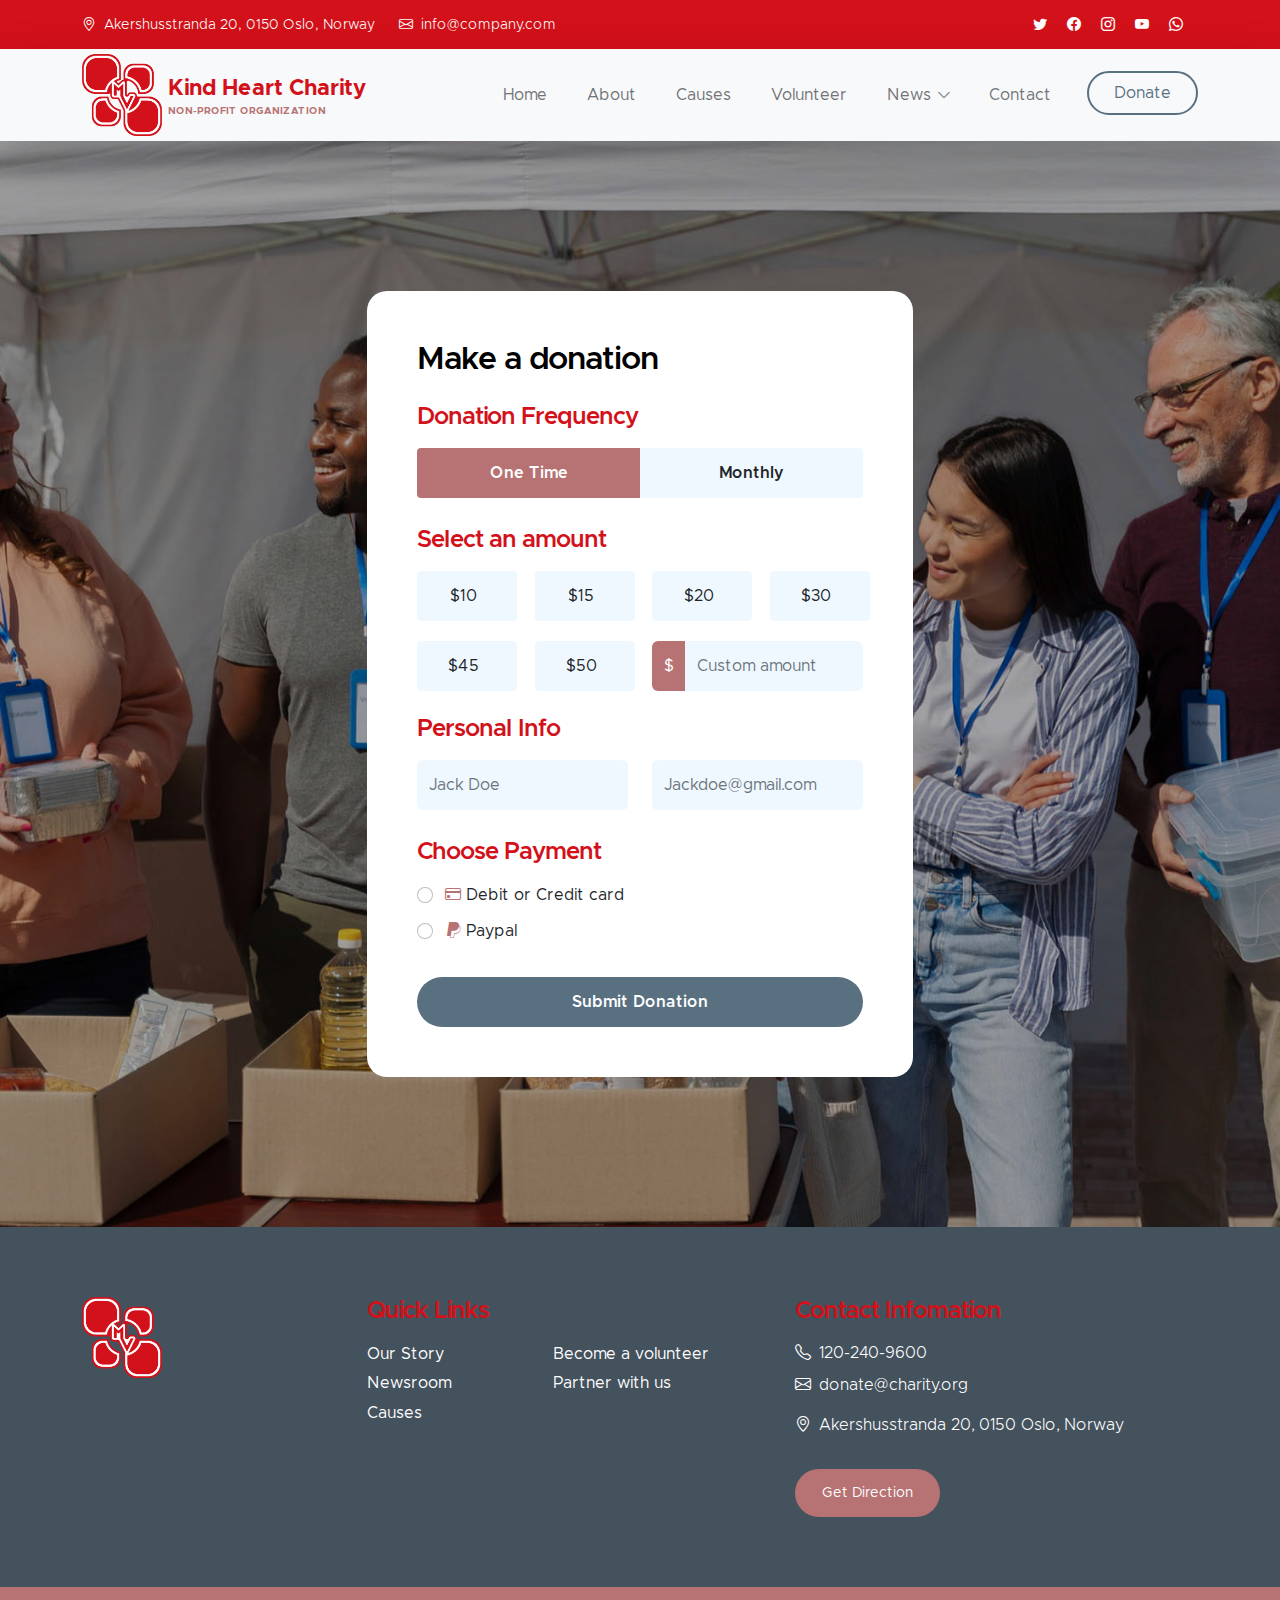
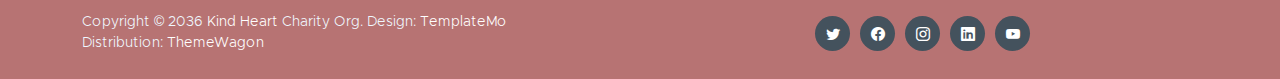
<file: donate.html>
<!doctype html>
<html lang="en">

<head>
    <meta charset="utf-8">
    <meta name="viewport" content="width=device-width, initial-scale=1">

    <meta name="description" content="">
    <meta name="author" content="">

    <title>Kind Heart Charity - Donation</title>

    <!-- CSS FILES -->
    <link href="css/bootstrap.min.css" rel="stylesheet">

    <link href="css/bootstrap-icons.css" rel="stylesheet">

    <link href="css/templatemo-kind-heart-charity.css" rel="stylesheet">
    <!--

TemplateMo 581 Kind Heart Charity

https://templatemo.com/tm-581-kind-heart-charity

-->
</head>

<body>

    <header class="site-header">
        <div class="container">
            <div class="row">

                <div class="col-lg-8 col-12 d-flex flex-wrap">
                    <p class="d-flex me-4 mb-0">
                        <i class="bi-geo-alt me-2"></i>
                        Akershusstranda 20, 0150 Oslo, Norway
                    </p>

                    <p class="d-flex mb-0">
                        <i class="bi-envelope me-2"></i>

                        <a href="mailto:info@company.com">
                            info@company.com
                        </a>
                    </p>
                </div>

                <div class="col-lg-3 col-12 ms-auto d-lg-block d-none">
                    <ul class="social-icon">
                        <li class="social-icon-item">
                            <a href="#" class="social-icon-link bi-twitter"></a>
                        </li>

                        <li class="social-icon-item">
                            <a href="#" class="social-icon-link bi-facebook"></a>
                        </li>

                        <li class="social-icon-item">
                            <a href="#" class="social-icon-link bi-instagram"></a>
                        </li>

                        <li class="social-icon-item">
                            <a href="#" class="social-icon-link bi-youtube"></a>
                        </li>

                        <li class="social-icon-item">
                            <a href="#" class="social-icon-link bi-whatsapp"></a>
                        </li>
                    </ul>
                </div>

            </div>
        </div>
    </header>

    <nav class="navbar navbar-expand-lg bg-light shadow-lg">
        <div class="container">
            <a class="navbar-brand" href="index.html">
                <img src="images/logo.png" class="logo img-fluid" alt="">
                <span>
                    Kind Heart Charity
                    <small>Non-profit Organization</small>
                </span>
            </a>

            <button class="navbar-toggler" type="button" data-bs-toggle="collapse" data-bs-target="#navbarNav"
                aria-controls="navbarNav" aria-expanded="false" aria-label="Toggle navigation">
                <span class="navbar-toggler-icon"></span>
            </button>

            <div class="collapse navbar-collapse" id="navbarNav">
                <ul class="navbar-nav ms-auto">
                    <li class="nav-item">
                        <a class="nav-link click-scroll" href="index.html#section_1">Home</a>
                    </li>

                    <li class="nav-item">
                        <a class="nav-link click-scroll" href="index.html#section_2">About</a>
                    </li>

                    <li class="nav-item">
                        <a class="nav-link click-scroll" href="index.html#section_3">Causes</a>
                    </li>

                    <li class="nav-item">
                        <a class="nav-link click-scroll" href="index.html#section_4">Volunteer</a>
                    </li>

                    <li class="nav-item dropdown">
                        <a class="nav-link click-scroll dropdown-toggle" href="index.html#section_5"
                            id="navbarLightDropdownMenuLink" role="button" data-bs-toggle="dropdown"
                            aria-expanded="false">News</a>

                        <ul class="dropdown-menu dropdown-menu-light" aria-labelledby="navbarLightDropdownMenuLink">
                            <li><a class="dropdown-item" href="news.html">News Listing</a></li>

                            <li><a class="dropdown-item" href="news-detail.html">News Detail</a></li>
                        </ul>
                    </li>

                    <li class="nav-item">
                        <a class="nav-link click-scroll" href="index.html#section_6">Contact</a>
                    </li>

                    <li class="nav-item ms-3">
                        <a class="nav-link custom-btn custom-border-btn btn" href="donate.html">Donate</a>
                    </li>
                </ul>
            </div>
        </div>
    </nav>

    <main>

        <section class="donate-section">
            <div class="section-overlay"></div>
            <div class="container">
                <div class="row">

                    <div class="col-lg-6 col-12 mx-auto">
                        <form class="custom-form donate-form" action="#" method="get" role="form">
                            <h3 class="mb-4">Make a donation</h3>

                            <div class="row">
                                <div class="col-lg-12 col-12">
                                    <h5 class="mb-3">Donation Frequency</h5>
                                </div>

                                <div class="col-lg-6 col-6 form-check-group form-check-group-donation-frequency">
                                    <div class="form-check form-check-radio">
                                        <input class="form-check-input" type="radio" name="DonationFrequency"
                                            id="DonationFrequencyOne" checked>

                                        <label class="form-check-label" for="DonationFrequencyOne">
                                            One Time
                                        </label>
                                    </div>
                                </div>

                                <div class="col-lg-6 col-6 form-check-group form-check-group-donation-frequency">
                                    <div class="form-check form-check-radio">
                                        <input class="form-check-input" type="radio" name="DonationFrequency"
                                            id="DonationFrequencyMonthly">

                                        <label class="form-check-label" for="DonationFrequencyMonthly">
                                            Monthly
                                        </label>
                                    </div>
                                </div>

                                <div class="col-lg-12 col-12">
                                    <h5 class="mt-2 mb-3">Select an amount</h5>
                                </div>

                                <div class="col-lg-3 col-md-6 col-6 form-check-group">
                                    <div class="form-check form-check-radio">
                                        <input class="form-check-input" type="radio" name="flexRadioDefault"
                                            id="flexRadioDefault1">
                                        <label class="form-check-label" for="flexRadioDefault1">
                                            $10
                                        </label>
                                    </div>
                                </div>

                                <div class="col-lg-3 col-md-6 col-6 form-check-group">
                                    <div class="form-check form-check-radio">
                                        <input class="form-check-input" type="radio" name="flexRadioDefault"
                                            id="flexRadioDefault2">
                                        <label class="form-check-label" for="flexRadioDefault2">
                                            $15
                                        </label>
                                    </div>
                                </div>

                                <div class="col-lg-3 col-md-6 col-6 form-check-group">
                                    <div class="form-check form-check-radio">
                                        <input class="form-check-input" type="radio" name="flexRadioDefault"
                                            id="flexRadioDefault3">
                                        <label class="form-check-label" for="flexRadioDefault3">
                                            $20
                                        </label>
                                    </div>
                                </div>

                                <div class="col-lg-3 col-md-6 col-6 form-check-group">
                                    <div class="form-check form-check-radio">
                                        <input class="form-check-input" type="radio" name="flexRadioDefault"
                                            id="flexRadioDefault4">
                                        <label class="form-check-label" for="flexRadioDefault4">
                                            $30
                                        </label>
                                    </div>
                                </div>

                                <div class="col-lg-3 col-md-6 col-6 form-check-group">
                                    <div class="form-check form-check-radio">
                                        <input class="form-check-input" type="radio" name="flexRadioDefault"
                                            id="flexRadioDefault5">
                                        <label class="form-check-label" for="flexRadioDefault5">
                                            $45
                                        </label>
                                    </div>
                                </div>

                                <div class="col-lg-3 col-md-6 col-6 form-check-group">
                                    <div class="form-check form-check-radio">
                                        <input class="form-check-input" type="radio" name="flexRadioDefault"
                                            id="flexRadioDefault6">
                                        <label class="form-check-label" for="flexRadioDefault6">
                                            $50
                                        </label>
                                    </div>
                                </div>

                                <div class="col-lg-6 col-12 form-check-group">
                                    <div class="input-group">
                                        <span class="input-group-text" id="basic-addon1">$</span>

                                        <input type="text" class="form-control" placeholder="Custom amount"
                                            aria-label="Username" aria-describedby="basic-addon1">
                                    </div>
                                </div>

                                <div class="col-lg-12 col-12">
                                    <h5 class="mt-1">Personal Info</h5>
                                </div>

                                <div class="col-lg-6 col-12 mt-2">
                                    <input type="text" name="donation-name" id="donation-name" class="form-control"
                                        placeholder="Jack Doe" required>
                                </div>

                                <div class="col-lg-6 col-12 mt-2">
                                    <input type="email" name="donation-email" id="donation-email"
                                        pattern="[^ @]*@[^ @]*" class="form-control" placeholder="Jackdoe@gmail.com"
                                        required>
                                </div>

                                <div class="col-lg-12 col-12">
                                    <h5 class="mt-4 pt-1">Choose Payment</h5>
                                </div>

                                <div class="col-lg-12 col-12 mt-2">
                                    <div class="form-check">
                                        <input class="form-check-input" type="radio" name="DonationPayment"
                                            id="flexRadioDefault9">
                                        <label class="form-check-label" for="flexRadioDefault9">
                                            <i class="bi-credit-card custom-icon ms-1"></i>
                                            Debit or Credit card
                                        </label>
                                    </div>

                                    <div class="form-check">
                                        <input class="form-check-input" type="radio" name="DonationPayment"
                                            id="flexRadioDefault10">
                                        <label class="form-check-label" for="flexRadioDefault10">
                                            <i class="bi-paypal custom-icon ms-1"></i>
                                            Paypal
                                        </label>
                                    </div>

                                    <button type="submit" class="form-control mt-4">Submit Donation</button>
                                </div>
                            </div>
                        </form>
                    </div>

                </div>
            </div>
        </section>
    </main>

    <footer class="site-footer">
        <div class="container">
            <div class="row">
                <div class="col-lg-3 col-12 mb-4">
                    <img src="images/logo.png" class="logo img-fluid" alt="">
                </div>

                <div class="col-lg-4 col-md-6 col-12 mb-4">
                    <h5 class="site-footer-title mb-3">Quick Links</h5>

                    <ul class="footer-menu">
                        <li class="footer-menu-item"><a href="#" class="footer-menu-link">Our Story</a></li>

                        <li class="footer-menu-item"><a href="#" class="footer-menu-link">Newsroom</a></li>

                        <li class="footer-menu-item"><a href="#" class="footer-menu-link">Causes</a></li>

                        <li class="footer-menu-item"><a href="#" class="footer-menu-link">Become a volunteer</a></li>

                        <li class="footer-menu-item"><a href="#" class="footer-menu-link">Partner with us</a></li>
                    </ul>
                </div>

                <div class="col-lg-4 col-md-6 col-12 mx-auto">
                    <h5 class="site-footer-title mb-3">Contact Infomation</h5>

                    <p class="text-white d-flex mb-2">
                        <i class="bi-telephone me-2"></i>

                        <a href="tel: 305-240-9671" class="site-footer-link">
                            120-240-9600
                        </a>
                    </p>

                    <p class="text-white d-flex">
                        <i class="bi-envelope me-2"></i>

                        <a href="mailto:donate@charity.org" class="site-footer-link">
                            donate@charity.org
                        </a>
                    </p>

                    <p class="text-white d-flex mt-3">
                        <i class="bi-geo-alt me-2"></i>
                        Akershusstranda 20, 0150 Oslo, Norway
                    </p>

                    <a href="#" class="custom-btn btn mt-3">Get Direction</a>
                </div>
            </div>
        </div>

        <div class="site-footer-bottom">
            <div class="container">
                <div class="row">

                    <div class="col-lg-6 col-md-7 col-12">
                        <p class="copyright-text mb-0">Copyright © 2036 <a href="#">Kind Heart</a> Charity Org.
                            Design: <a href="https://templatemo.com" target="_blank">TemplateMo</a><br>Distribution:
                            <a href="https://themewagon.com">ThemeWagon</a>
                        </p>
                    </div>

                    <div class="col-lg-6 col-md-5 col-12 d-flex justify-content-center align-items-center mx-auto">
                        <ul class="social-icon">
                            <li class="social-icon-item">
                                <a href="#" class="social-icon-link bi-twitter"></a>
                            </li>

                            <li class="social-icon-item">
                                <a href="#" class="social-icon-link bi-facebook"></a>
                            </li>

                            <li class="social-icon-item">
                                <a href="#" class="social-icon-link bi-instagram"></a>
                            </li>

                            <li class="social-icon-item">
                                <a href="#" class="social-icon-link bi-linkedin"></a>
                            </li>

                            <li class="social-icon-item">
                                <a href="https://youtube.com/templatemo" class="social-icon-link bi-youtube"></a>
                            </li>
                        </ul>
                    </div>

                </div>
            </div>
        </div>
    </footer>

    <!-- JAVASCRIPT FILES -->
    <script src="js/jquery.min.js"></script>
    <script src="js/bootstrap.min.js"></script>
    <script src="js/jquery.sticky.js"></script>
    <script src="js/counter.js"></script>
    <script src="js/custom.js"></script>

</body>

</html>
</file>
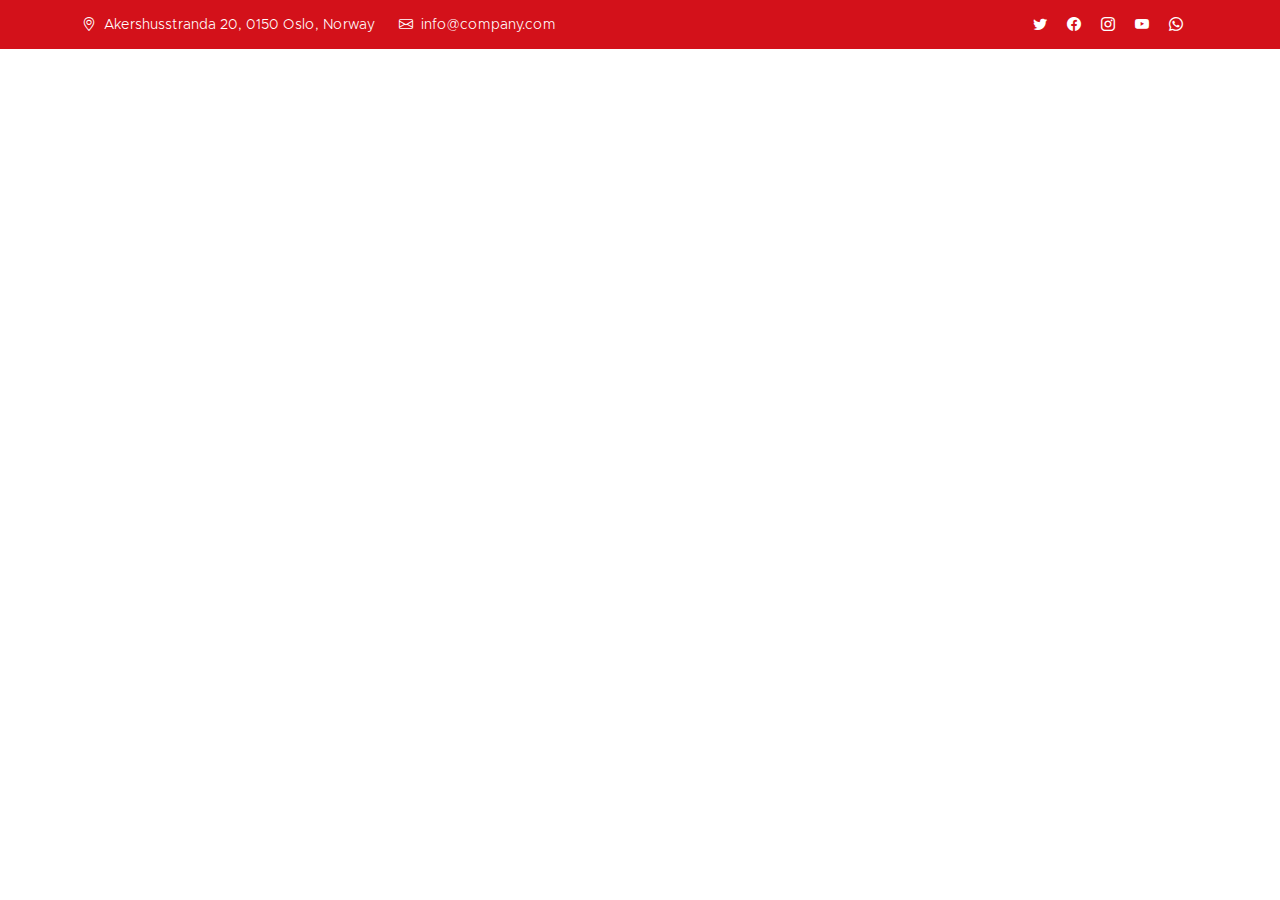
<file: header.html>
<!doctype html>
<html lang="en">

<head>
    <meta charset="utf-8">
    <meta name="viewport" content="width=device-width, initial-scale=1">

    <meta name="description" content="">
    <meta name="author" content="">

    <title>MEDIVALLE</title>
    <link rel="shortcut icon" href="images/logo.png" />

    <!-- CSS FILES -->
    <link href="css/bootstrap.min.css" rel="stylesheet">

    <link href="css/bootstrap-icons.css" rel="stylesheet">

    <link href="css/templatemo-kind-heart-charity.css" rel="stylesheet">
    <!--

TemplateMo 581 Kind Heart Charity

https://templatemo.com/tm-581-kind-heart-charity

-->

</head>

<body id="section_1">

    <header class="site-header">
        <div class="container">
            <div class="row">

                <div class="col-lg-8 col-12 d-flex flex-wrap">
                    <p class="d-flex me-4 mb-0">
                        <i class="bi-geo-alt me-2"></i>
                        Akershusstranda 20, 0150 Oslo, Norway
                    </p>

                    <p class="d-flex mb-0">
                        <i class="bi-envelope me-2"></i>

                        <a href="mailto:info@company.com">
                            info@company.com
                        </a>
                    </p>
                </div>

                <div class="col-lg-3 col-12 ms-auto d-lg-block d-none">
                    <ul class="social-icon">
                        <li class="social-icon-item">
                            <a href="#" class="social-icon-link bi-twitter"></a>
                        </li>

                        <li class="social-icon-item">
                            <a href="#" class="social-icon-link bi-facebook"></a>
                        </li>

                        <li class="social-icon-item">
                            <a href="#" class="social-icon-link bi-instagram"></a>
                        </li>

                        <li class="social-icon-item">
                            <a href="#" class="social-icon-link bi-youtube"></a>
                        </li>

                        <li class="social-icon-item">
                            <a href="#" class="social-icon-link bi-whatsapp"></a>
                        </li>
                    </ul>
                </div>

            </div>
        </div>
    </header>



    <!-- JAVASCRIPT FILES -->
    <script src="js/jquery.min.js"></script>
    <script src="js/bootstrap.min.js"></script>
    <script src="js/jquery.sticky.js"></script>
    <script src="js/click-scroll.js"></script>
    <script src="js/counter.js"></script>
    <script src="js/custom.js"></script>

</body>

</html>
</file>
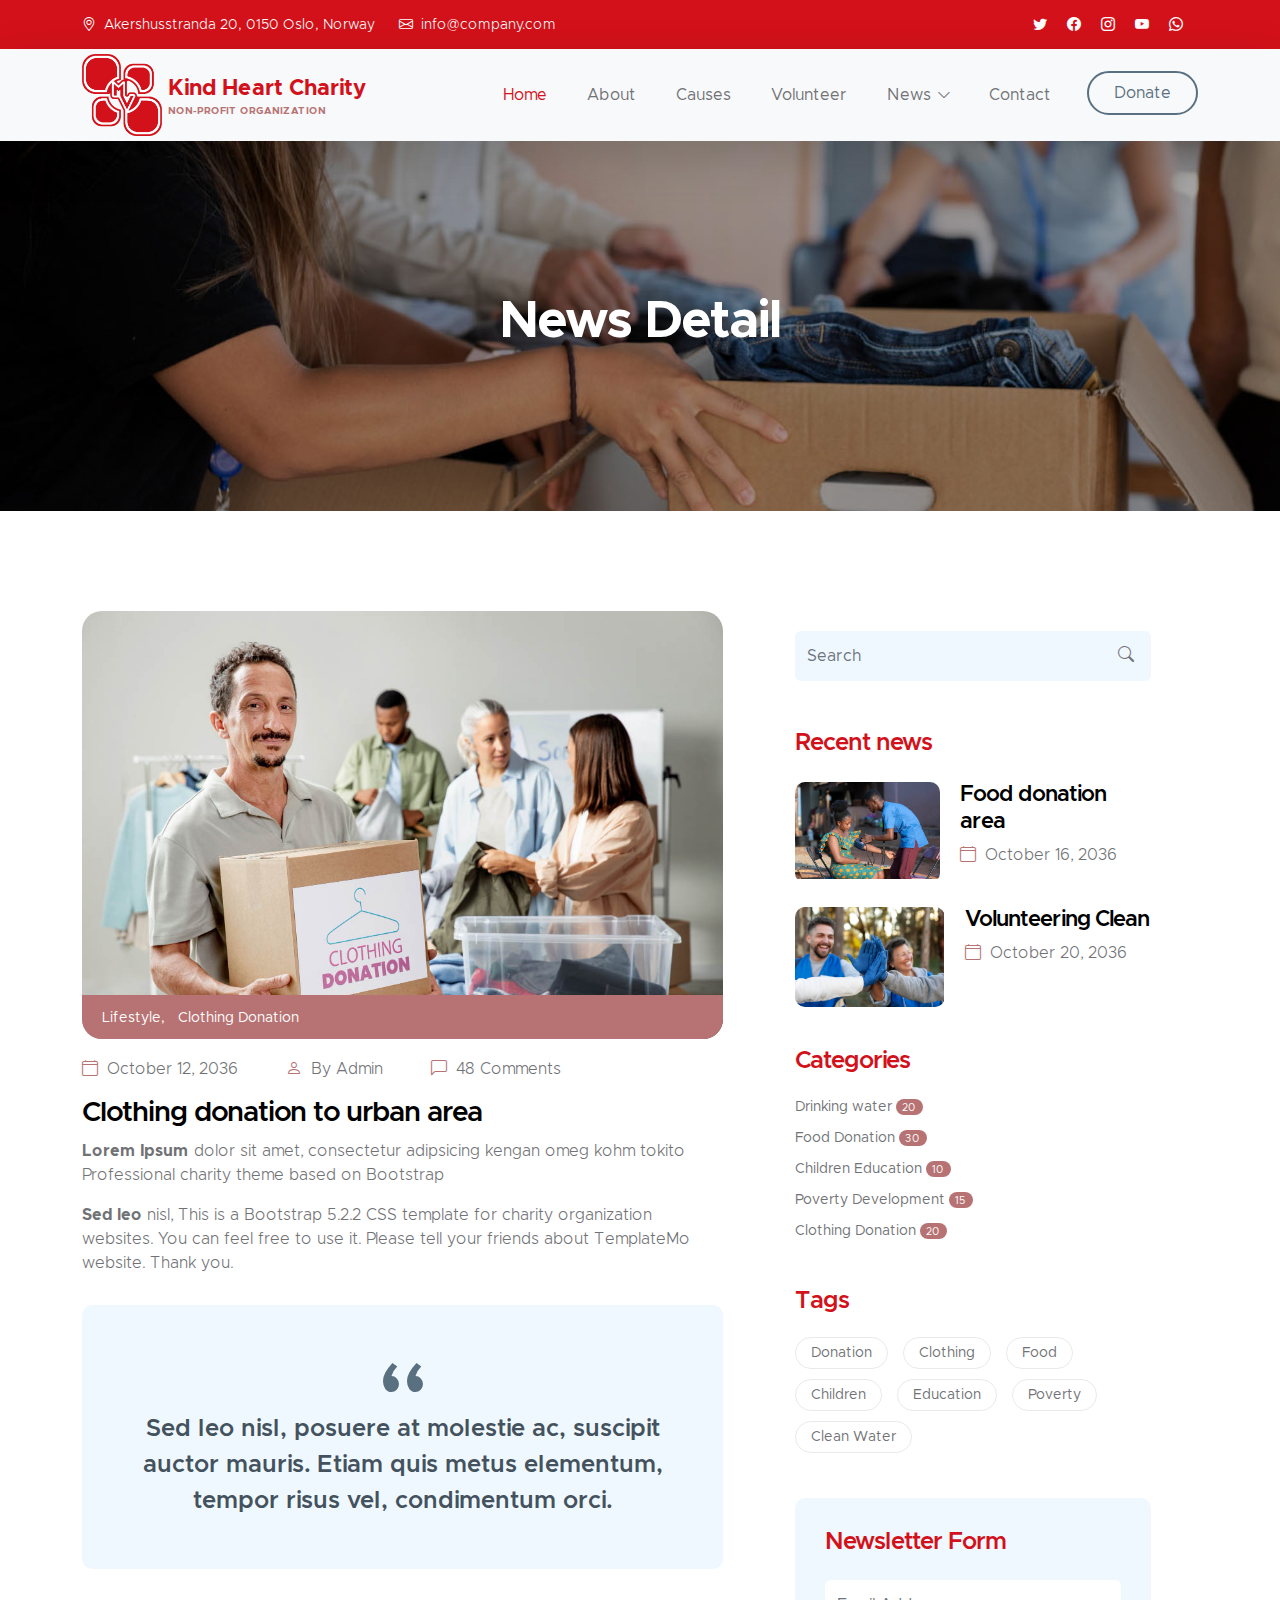
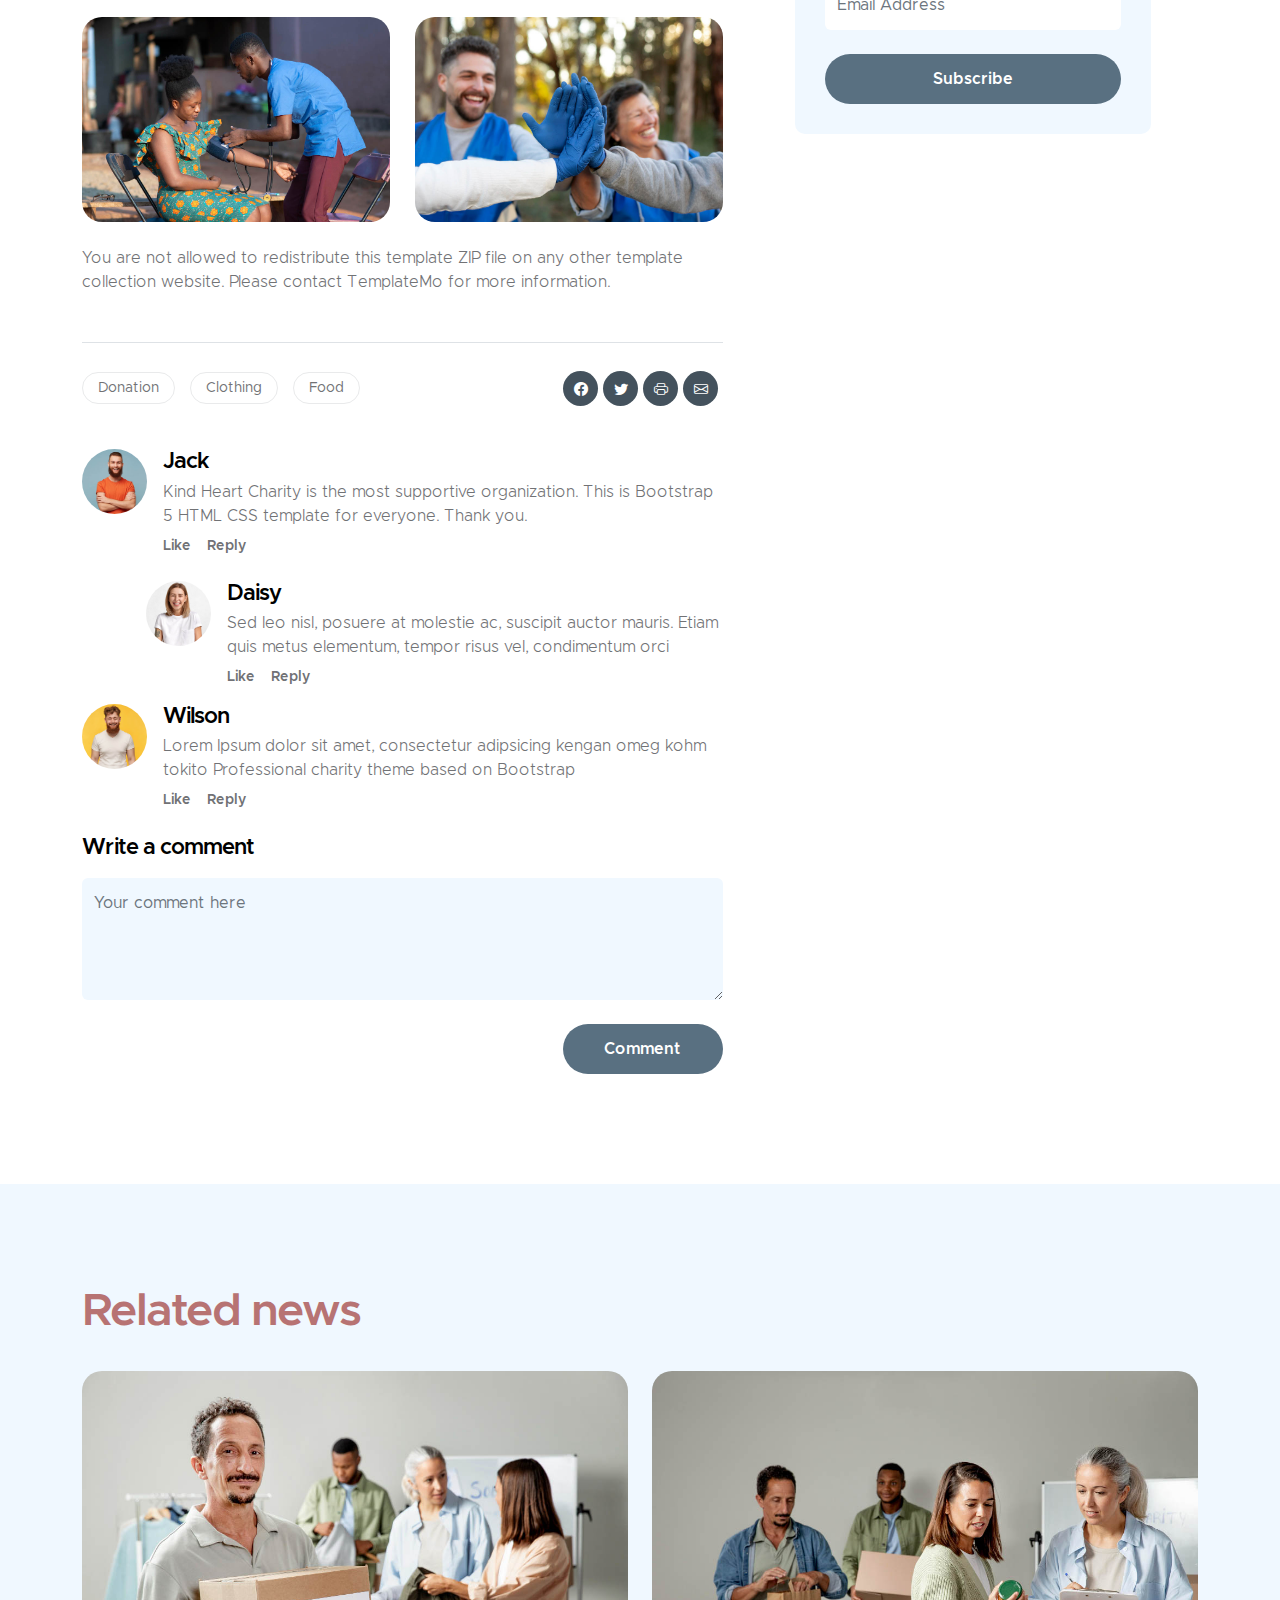
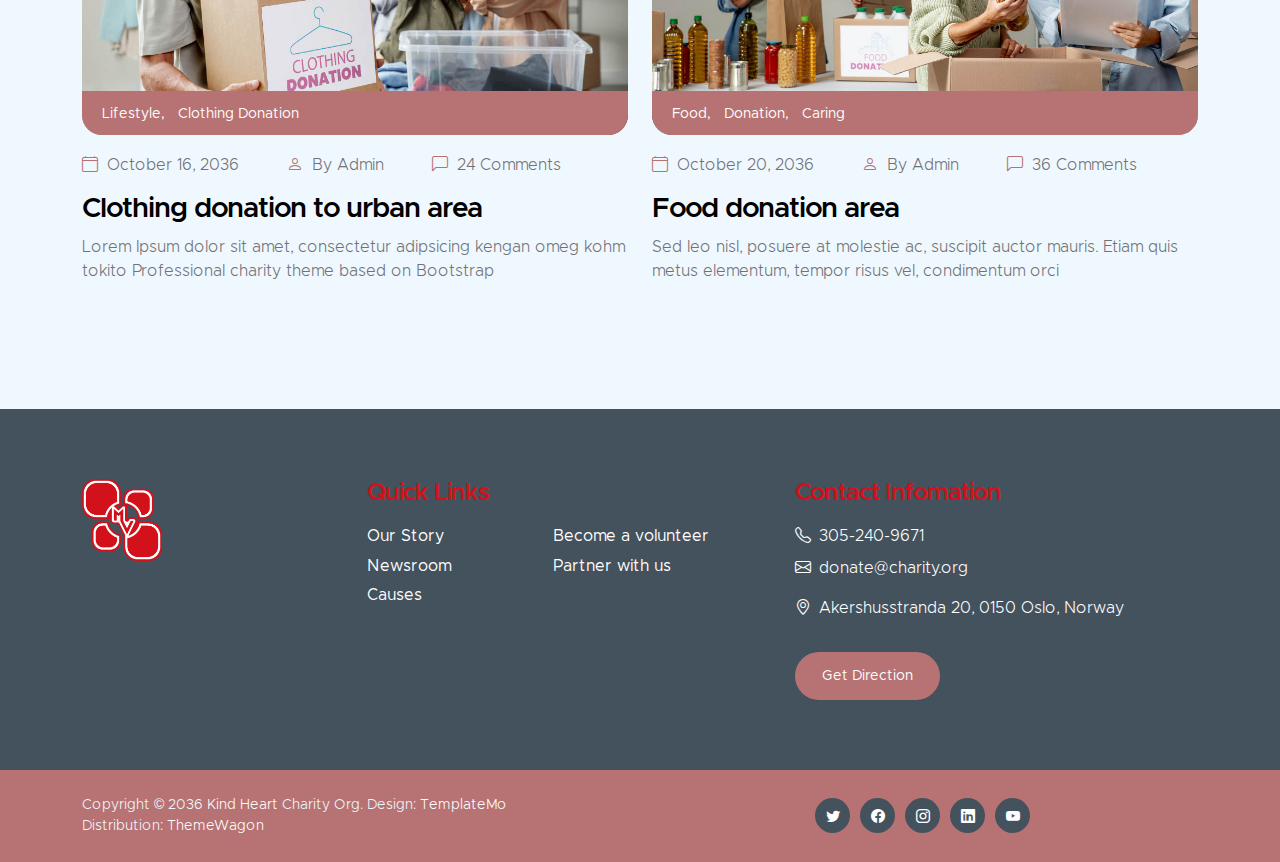
<file: news-detail.html>
<!doctype html>
<html lang="en">

<head>
    <meta charset="utf-8">
    <meta name="viewport" content="width=device-width, initial-scale=1">

    <meta name="description" content="">
    <meta name="author" content="">

    <title>Kind Heart Charity - News Detail</title>

    <!-- CSS FILES -->
    <link href="css/bootstrap.min.css" rel="stylesheet">

    <link href="css/bootstrap-icons.css" rel="stylesheet">

    <link href="css/templatemo-kind-heart-charity.css" rel="stylesheet">
    <!--

TemplateMo 581 Kind Heart Charity

https://templatemo.com/tm-581-kind-heart-charity

-->
</head>

<body>

    <header class="site-header">
        <div class="container">
            <div class="row">

                <div class="col-lg-8 col-12 d-flex flex-wrap">
                    <p class="d-flex me-4 mb-0">
                        <i class="bi-geo-alt me-2"></i>
                        Akershusstranda 20, 0150 Oslo, Norway
                    </p>

                    <p class="d-flex mb-0">
                        <i class="bi-envelope me-2"></i>

                        <a href="mailto:info@company.com">
                            info@company.com
                        </a>
                    </p>
                </div>

                <div class="col-lg-3 col-12 ms-auto d-lg-block d-none">
                    <ul class="social-icon">
                        <li class="social-icon-item">
                            <a href="#" class="social-icon-link bi-twitter"></a>
                        </li>

                        <li class="social-icon-item">
                            <a href="#" class="social-icon-link bi-facebook"></a>
                        </li>

                        <li class="social-icon-item">
                            <a href="#" class="social-icon-link bi-instagram"></a>
                        </li>

                        <li class="social-icon-item">
                            <a href="#" class="social-icon-link bi-youtube"></a>
                        </li>

                        <li class="social-icon-item">
                            <a href="#" class="social-icon-link bi-whatsapp"></a>
                        </li>
                    </ul>
                </div>

            </div>
        </div>
    </header>

    <nav class="navbar navbar-expand-lg bg-light shadow-lg">
        <div class="container">
            <a class="navbar-brand" href="index.html">
                <img src="images/logo.png" class="logo img-fluid" alt="">
                <span>
                    Kind Heart Charity
                    <small>Non-profit Organization</small>
                </span>
            </a>

            <button class="navbar-toggler" type="button" data-bs-toggle="collapse" data-bs-target="#navbarNav"
                aria-controls="navbarNav" aria-expanded="false" aria-label="Toggle navigation">
                <span class="navbar-toggler-icon"></span>
            </button>

            <div class="collapse navbar-collapse" id="navbarNav">
                <ul class="navbar-nav ms-auto">
                    <li class="nav-item">
                        <a class="nav-link click-scroll" href="index.html#section_1">Home</a>
                    </li>

                    <li class="nav-item">
                        <a class="nav-link smoothscroll" href="index.html#section_2">About</a>
                    </li>

                    <li class="nav-item">
                        <a class="nav-link click-scroll" href="index.html#section_3">Causes</a>
                    </li>

                    <li class="nav-item">
                        <a class="nav-link click-scroll" href="index.html#section_4">Volunteer</a>
                    </li>

                    <li class="nav-item dropdown">
                        <a class="nav-link click-scroll dropdown-toggle" href="index.html#section_5"
                            id="navbarLightDropdownMenuLink" role="button" data-bs-toggle="dropdown"
                            aria-expanded="false">News</a>

                        <ul class="dropdown-menu dropdown-menu-light" aria-labelledby="navbarLightDropdownMenuLink">
                            <li><a class="dropdown-item" href="news.html">News Listing</a></li>

                            <li><a class="dropdown-item active" href="news-detail.html">News Detail</a></li>
                        </ul>
                    </li>

                    <li class="nav-item">
                        <a class="nav-link click-scroll" href="index.html#section_6">Contact</a>
                    </li>

                    <li class="nav-item ms-3">
                        <a class="nav-link custom-btn custom-border-btn btn" href="donate.html">Donate</a>
                    </li>
                </ul>
            </div>
        </div>
    </nav>

    <main>

        <section class="news-detail-header-section text-center">
            <div class="section-overlay"></div>

            <div class="container">
                <div class="row">

                    <div class="col-lg-12 col-12">
                        <h1 class="text-white">News Detail</h1>
                    </div>

                </div>
            </div>
        </section>

        <section class="news-section section-padding">
            <div class="container">
                <div class="row">

                    <div class="col-lg-7 col-12">
                        <div class="news-block">
                            <div class="news-block-top">
                                <img src="images/news/medium-shot-volunteers-with-clothing-donations.jpg"
                                    class="news-image img-fluid" alt="">

                                <div class="news-category-block">
                                    <a href="#" class="category-block-link">
                                        Lifestyle,
                                    </a>

                                    <a href="#" class="category-block-link">
                                        Clothing Donation
                                    </a>
                                </div>
                            </div>

                            <div class="news-block-info">
                                <div class="d-flex mt-2">
                                    <div class="news-block-date">
                                        <p>
                                            <i class="bi-calendar4 custom-icon me-1"></i>
                                            October 12, 2036
                                        </p>
                                    </div>

                                    <div class="news-block-author mx-5">
                                        <p>
                                            <i class="bi-person custom-icon me-1"></i>
                                            By Admin
                                        </p>
                                    </div>

                                    <div class="news-block-comment">
                                        <p>
                                            <i class="bi-chat-left custom-icon me-1"></i>
                                            48 Comments
                                        </p>
                                    </div>
                                </div>

                                <div class="news-block-title mb-2">
                                    <h4>Clothing donation to urban area</h4>
                                </div>

                                <div class="news-block-body">
                                    <p><strong>Lorem Ipsum</strong> dolor sit amet, consectetur adipsicing kengan omeg
                                        kohm tokito Professional charity theme based on Bootstrap</p>

                                    <p><strong>Sed leo</strong> nisl, This is a Bootstrap 5.2.2 CSS template for charity
                                        organization websites. You can feel free to use it. Please tell your friends
                                        about TemplateMo website. Thank you.</p>

                                    <blockquote>Sed leo nisl, posuere at molestie ac, suscipit auctor mauris. Etiam quis
                                        metus elementum, tempor risus vel, condimentum orci.</blockquote>
                                </div>

                                <div class="row mt-5 mb-4">
                                    <div class="col-lg-6 col-12 mb-4 mb-lg-0">
                                        <img src="images/news/africa-humanitarian-aid-doctor.jpg"
                                            class="news-detail-image img-fluid" alt="">
                                    </div>

                                    <div class="col-lg-6 col-12">
                                        <img src="images/news/close-up-happy-people-working-together.jpg"
                                            class="news-detail-image img-fluid" alt="">
                                    </div>
                                </div>

                                <p>You are not allowed to redistribute this template ZIP file on any other template
                                    collection website. Please <a href="https://templatemo.com/contact"
                                        target="_blank">contact TemplateMo</a> for more information.</p>

                                <div class="social-share border-top mt-5 py-4 d-flex flex-wrap align-items-center">
                                    <div class="tags-block me-auto">
                                        <a href="#" class="tags-block-link">
                                            Donation
                                        </a>

                                        <a href="#" class="tags-block-link">
                                            Clothing
                                        </a>

                                        <a href="#" class="tags-block-link">
                                            Food
                                        </a>
                                    </div>

                                    <div class="d-flex">
                                        <a href="#" class="social-icon-link bi-facebook"></a>

                                        <a href="#" class="social-icon-link bi-twitter"></a>

                                        <a href="#" class="social-icon-link bi-printer"></a>

                                        <a href="#" class="social-icon-link bi-envelope"></a>
                                    </div>
                                </div>

                                <div class="author-comment d-flex mt-3 mb-4">
                                    <img src="images/avatar/studio-portrait-emotional-happy-funny.jpg"
                                        class="img-fluid avatar-image" alt="">

                                    <div class="author-comment-info ms-3">
                                        <h6 class="mb-1">Jack</h6>

                                        <p class="mb-0">Kind Heart Charity is the most supportive organization. This is
                                            Bootstrap 5 HTML CSS template for everyone. Thank you.</p>

                                        <div class="d-flex mt-2">
                                            <a href="#" class="author-comment-link me-3">Like</a>

                                            <a href="#" class="author-comment-link">Reply</a>
                                        </div>
                                    </div>
                                </div>

                                <div class="author-comment d-flex ms-5 ps-3">
                                    <img src="images/avatar/pretty-blonde-woman-wearing-white-t-shirt.jpg"
                                        class="img-fluid avatar-image" alt="">

                                    <div class="author-comment-info ms-3">
                                        <h6 class="mb-1">Daisy</h6>

                                        <p class="mb-0">Sed leo nisl, posuere at molestie ac, suscipit auctor mauris.
                                            Etiam quis metus elementum, tempor risus vel, condimentum orci</p>

                                        <div class="d-flex mt-2">
                                            <a href="#" class="author-comment-link me-3">Like</a>

                                            <a href="#" class="author-comment-link">Reply</a>
                                        </div>
                                    </div>
                                </div>

                                <div class="author-comment d-flex mt-3 mb-4">
                                    <img src="images/avatar/portrait-young-redhead-bearded-male.jpg"
                                        class="img-fluid avatar-image" alt="">

                                    <div class="author-comment-info ms-3">
                                        <h6 class="mb-1">Wilson</h6>

                                        <p class="mb-0">Lorem Ipsum dolor sit amet, consectetur adipsicing kengan omeg
                                            kohm tokito Professional charity theme based on Bootstrap</p>

                                        <div class="d-flex mt-2">
                                            <a href="#" class="author-comment-link me-3">Like</a>

                                            <a href="#" class="author-comment-link">Reply</a>
                                        </div>
                                    </div>
                                </div>

                                <form class="custom-form comment-form mt-4" action="#" method="post" role="form">
                                    <h6 class="mb-3">Write a comment</h6>

                                    <textarea name="comment-message" rows="4" class="form-control" id="comment-message"
                                        placeholder="Your comment here"></textarea>

                                    <div class="col-lg-3 col-md-4 col-6 ms-auto">
                                        <button type="submit" class="form-control">Comment</button>
                                    </div>
                                </form>
                            </div>
                        </div>
                    </div>

                    <div class="col-lg-4 col-12 mx-auto mt-4 mt-lg-0">
                        <form class="custom-form search-form" action="#" method="post" role="form">
                            <input class="form-control" type="search" placeholder="Search" aria-label="Search">

                            <button type="submit" class="form-control">
                                <i class="bi-search"></i>
                            </button>
                        </form>

                        <h5 class="mt-5 mb-3">Recent news</h5>

                        <div class="news-block news-block-two-col d-flex mt-4">
                            <div class="news-block-two-col-image-wrap">
                                <a href="news-detail.html">
                                    <img src="images/news/africa-humanitarian-aid-doctor.jpg"
                                        class="news-image img-fluid" alt="">
                                </a>
                            </div>

                            <div class="news-block-two-col-info">
                                <div class="news-block-title mb-2">
                                    <h6><a href="news-detail.html" class="news-block-title-link">Food donation area</a>
                                    </h6>
                                </div>

                                <div class="news-block-date">
                                    <p>
                                        <i class="bi-calendar4 custom-icon me-1"></i>
                                        October 16, 2036
                                    </p>
                                </div>
                            </div>
                        </div>

                        <div class="news-block news-block-two-col d-flex mt-4">
                            <div class="news-block-two-col-image-wrap">
                                <a href="news-detail.html">
                                    <img src="images/news/close-up-happy-people-working-together.jpg"
                                        class="news-image img-fluid" alt="">
                                </a>
                            </div>

                            <div class="news-block-two-col-info">
                                <div class="news-block-title mb-2">
                                    <h6><a href="news-detail.html" class="news-block-title-link">Volunteering Clean</a>
                                    </h6>
                                </div>

                                <div class="news-block-date">
                                    <p>
                                        <i class="bi-calendar4 custom-icon me-1"></i>
                                        October 20, 2036
                                    </p>
                                </div>
                            </div>
                        </div>

                        <div class="category-block d-flex flex-column">
                            <h5 class="mb-3">Categories</h5>

                            <a href="#" class="category-block-link">
                                Drinking water
                                <span class="badge">20</span>
                            </a>

                            <a href="#" class="category-block-link">
                                Food Donation
                                <span class="badge">30</span>
                            </a>

                            <a href="#" class="category-block-link">
                                Children Education
                                <span class="badge">10</span>
                            </a>

                            <a href="#" class="category-block-link">
                                Poverty Development
                                <span class="badge">15</span>
                            </a>

                            <a href="#" class="category-block-link">
                                Clothing Donation
                                <span class="badge">20</span>
                            </a>
                        </div>

                        <div class="tags-block">
                            <h5 class="mb-3">Tags</h5>

                            <a href="#" class="tags-block-link">
                                Donation
                            </a>

                            <a href="#" class="tags-block-link">
                                Clothing
                            </a>

                            <a href="#" class="tags-block-link">
                                Food
                            </a>

                            <a href="#" class="tags-block-link">
                                Children
                            </a>

                            <a href="#" class="tags-block-link">
                                Education
                            </a>

                            <a href="#" class="tags-block-link">
                                Poverty
                            </a>

                            <a href="#" class="tags-block-link">
                                Clean Water
                            </a>
                        </div>

                        <form class="custom-form subscribe-form" action="#" method="post" role="form">
                            <h5 class="mb-4">Newsletter Form</h5>

                            <input type="email" name="subscribe-email" id="subscribe-email" pattern="[^ @]*@[^ @]*"
                                class="form-control" placeholder="Email Address" required>

                            <div class="col-lg-12 col-12">
                                <button type="submit" class="form-control">Subscribe</button>
                            </div>
                        </form>
                    </div>

                </div>
            </div>
        </section>

        <section class="news-section section-padding section-bg">
            <div class="container">
                <div class="row">

                    <div class="col-lg-12 col-12 mb-4">
                        <h2>Related news</h2>
                    </div>

                    <div class="col-lg-6 col-12">
                        <div class="news-block">
                            <div class="news-block-top">
                                <a href="news-detail.html">
                                    <img src="images/news/medium-shot-volunteers-with-clothing-donations.jpg"
                                        class="news-image img-fluid" alt="">
                                </a>

                                <div class="news-category-block">
                                    <a href="#" class="category-block-link">
                                        Lifestyle,
                                    </a>

                                    <a href="#" class="category-block-link">
                                        Clothing Donation
                                    </a>
                                </div>
                            </div>

                            <div class="news-block-info">
                                <div class="d-flex mt-2">
                                    <div class="news-block-date">
                                        <p>
                                            <i class="bi-calendar4 custom-icon me-1"></i>
                                            October 16, 2036
                                        </p>
                                    </div>

                                    <div class="news-block-author mx-5">
                                        <p>
                                            <i class="bi-person custom-icon me-1"></i>
                                            By Admin
                                        </p>
                                    </div>

                                    <div class="news-block-comment">
                                        <p>
                                            <i class="bi-chat-left custom-icon me-1"></i>
                                            24 Comments
                                        </p>
                                    </div>
                                </div>

                                <div class="news-block-title mb-2">
                                    <h4><a href="news-detail.html" class="news-block-title-link">Clothing donation to
                                            urban area</a></h4>
                                </div>

                                <div class="news-block-body">
                                    <p>Lorem Ipsum dolor sit amet, consectetur adipsicing kengan omeg kohm tokito
                                        Professional charity theme based on Bootstrap</p>
                                </div>
                            </div>
                        </div>
                    </div>

                    <div class="col-lg-6 col-12">
                        <div class="news-block">
                            <div class="news-block-top">
                                <a href="news-detail.html">
                                    <img src="images/news/medium-shot-people-collecting-foodstuff.jpg"
                                        class="news-image img-fluid" alt="">
                                </a>

                                <div class="news-category-block">
                                    <a href="#" class="category-block-link">
                                        Food,
                                    </a>

                                    <a href="#" class="category-block-link">
                                        Donation,
                                    </a>

                                    <a href="#" class="category-block-link">
                                        Caring
                                    </a>
                                </div>
                            </div>

                            <div class="news-block-info">
                                <div class="d-flex mt-2">
                                    <div class="news-block-date">
                                        <p>
                                            <i class="bi-calendar4 custom-icon me-1"></i>
                                            October 20, 2036
                                        </p>
                                    </div>

                                    <div class="news-block-author mx-5">
                                        <p>
                                            <i class="bi-person custom-icon me-1"></i>
                                            By Admin
                                        </p>
                                    </div>

                                    <div class="news-block-comment">
                                        <p>
                                            <i class="bi-chat-left custom-icon me-1"></i>
                                            36 Comments
                                        </p>
                                    </div>
                                </div>

                                <div class="news-block-title mb-2">
                                    <h4><a href="news-detail.html" class="news-block-title-link">Food donation area</a>
                                    </h4>
                                </div>

                                <div class="news-block-body">
                                    <p>Sed leo nisl, posuere at molestie ac, suscipit auctor mauris. Etiam quis metus
                                        elementum, tempor risus vel, condimentum orci</p>
                                </div>
                            </div>
                        </div>
                    </div>

                </div>
            </div>
        </section>
    </main>

    <footer class="site-footer">
        <div class="container">
            <div class="row">
                <div class="col-lg-3 col-12 mb-4">
                    <img src="images/logo.png" class="logo img-fluid" alt="">
                </div>

                <div class="col-lg-4 col-md-6 col-12 mb-4">
                    <h5 class="site-footer-title mb-3">Quick Links</h5>

                    <ul class="footer-menu">
                        <li class="footer-menu-item"><a href="#" class="footer-menu-link">Our Story</a></li>

                        <li class="footer-menu-item"><a href="#" class="footer-menu-link">Newsroom</a></li>

                        <li class="footer-menu-item"><a href="#" class="footer-menu-link">Causes</a></li>

                        <li class="footer-menu-item"><a href="#" class="footer-menu-link">Become a volunteer</a></li>

                        <li class="footer-menu-item"><a href="#" class="footer-menu-link">Partner with us</a></li>
                    </ul>
                </div>

                <div class="col-lg-4 col-md-6 col-12 mx-auto">
                    <h5 class="site-footer-title mb-3">Contact Infomation</h5>

                    <p class="text-white d-flex mb-2">
                        <i class="bi-telephone me-2"></i>

                        <a href="tel: 305-240-9671" class="site-footer-link">
                            305-240-9671
                        </a>
                    </p>

                    <p class="text-white d-flex">
                        <i class="bi-envelope me-2"></i>

                        <a href="mailto:info@yourgmail.com" class="site-footer-link">
                            donate@charity.org
                        </a>
                    </p>

                    <p class="text-white d-flex mt-3">
                        <i class="bi-geo-alt me-2"></i>
                        Akershusstranda 20, 0150 Oslo, Norway
                    </p>

                    <a href="#" class="custom-btn btn mt-3">Get Direction</a>
                </div>
            </div>
        </div>

        <div class="site-footer-bottom">
            <div class="container">
                <div class="row">

                    <div class="col-lg-6 col-md-7 col-12">
                        <p class="copyright-text mb-0">Copyright © 2036 <a href="#">Kind Heart</a> Charity Org.
                            Design: <a href="https://templatemo.com" target="_blank">TemplateMo</a> <br>Distribution: <a
                                href="https://themewagon.com">ThemeWagon</a></p>
                    </div>

                    <div class="col-lg-6 col-md-5 col-12 d-flex justify-content-center align-items-center mx-auto">
                        <ul class="social-icon">
                            <li class="social-icon-item">
                                <a href="#" class="social-icon-link bi-twitter"></a>
                            </li>

                            <li class="social-icon-item">
                                <a href="#" class="social-icon-link bi-facebook"></a>
                            </li>

                            <li class="social-icon-item">
                                <a href="#" class="social-icon-link bi-instagram"></a>
                            </li>

                            <li class="social-icon-item">
                                <a href="#" class="social-icon-link bi-linkedin"></a>
                            </li>

                            <li class="social-icon-item">
                                <a href="https://youtube.com/templatemo" class="social-icon-link bi-youtube"></a>
                            </li>
                        </ul>
                    </div>

                </div>
            </div>
        </div>
    </footer>

    <!-- JAVASCRIPT FILES -->
    <script src="js/jquery.min.js"></script>
    <script src="js/bootstrap.min.js"></script>
    <script src="js/jquery.sticky.js"></script>
    <script src="js/click-scroll.js"></script>
    <script src="js/counter.js"></script>
    <script src="js/custom.js"></script>

</body>

</html>
</file>
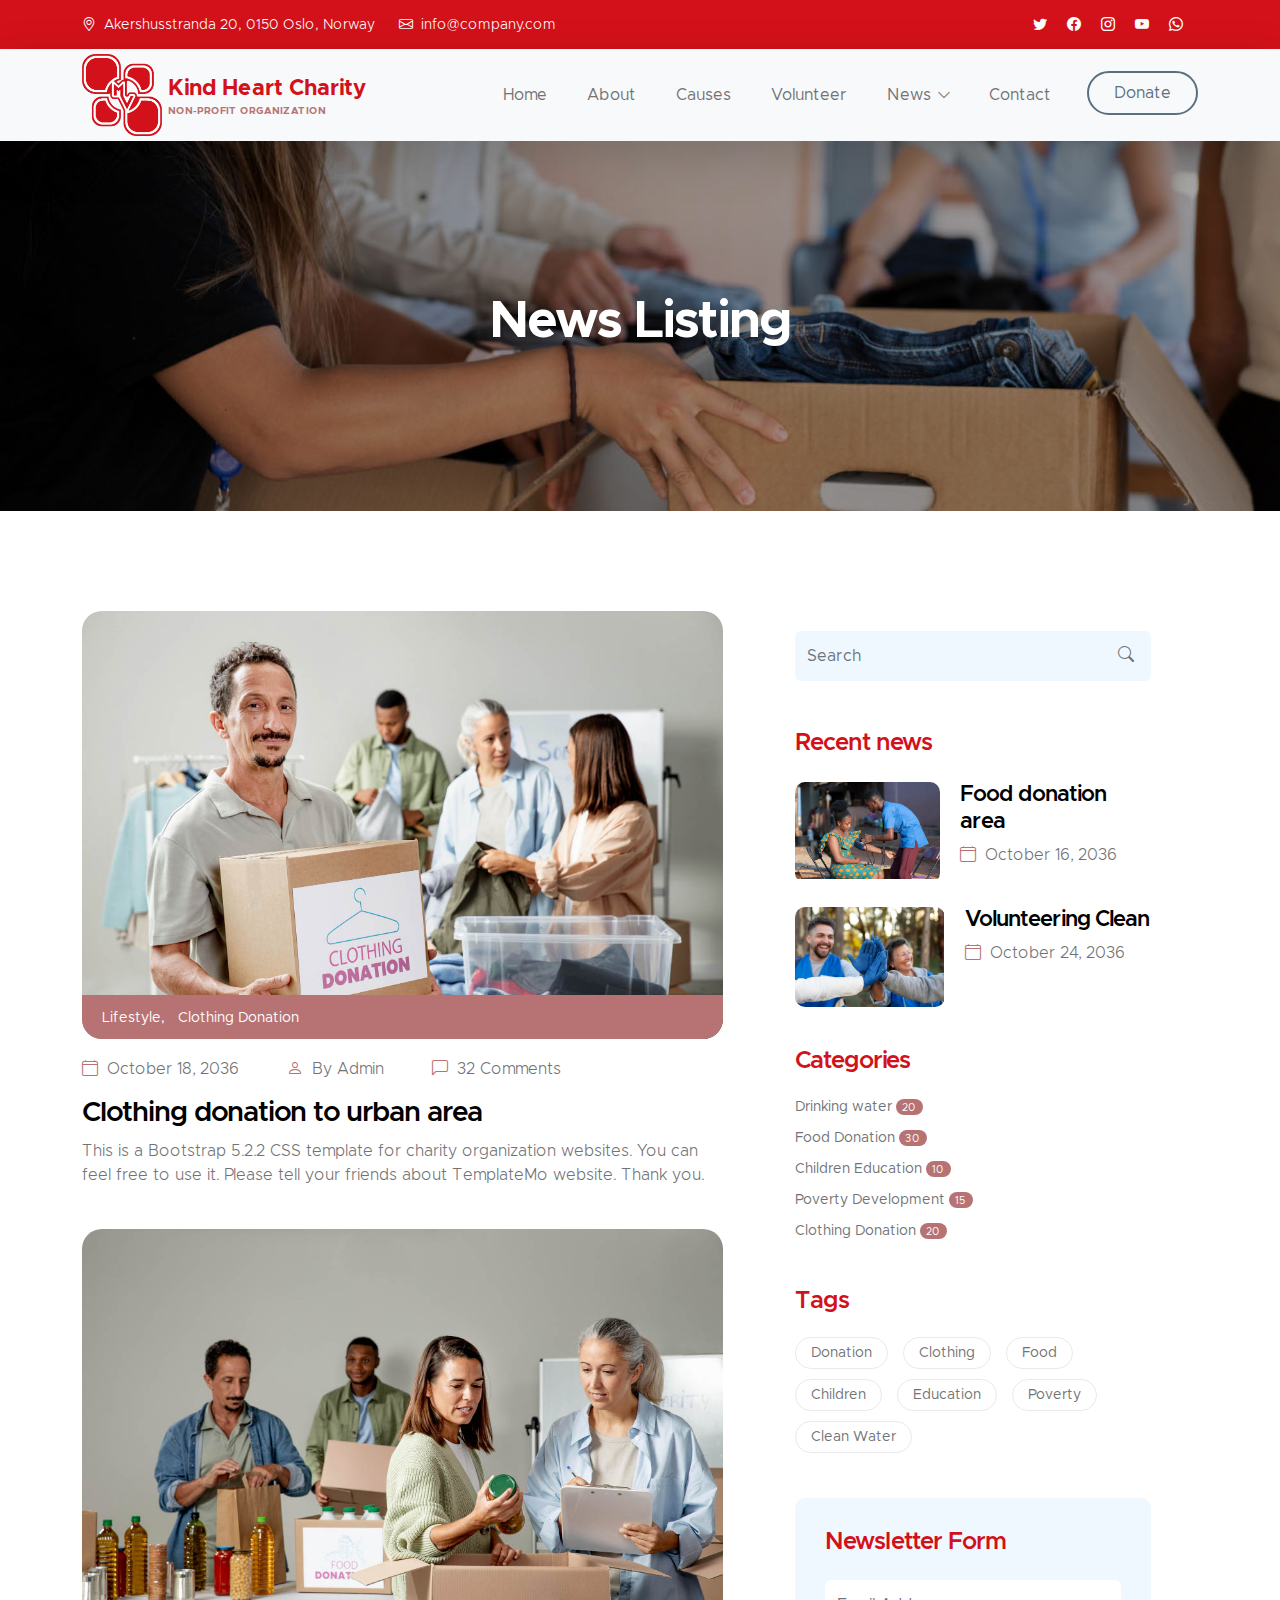
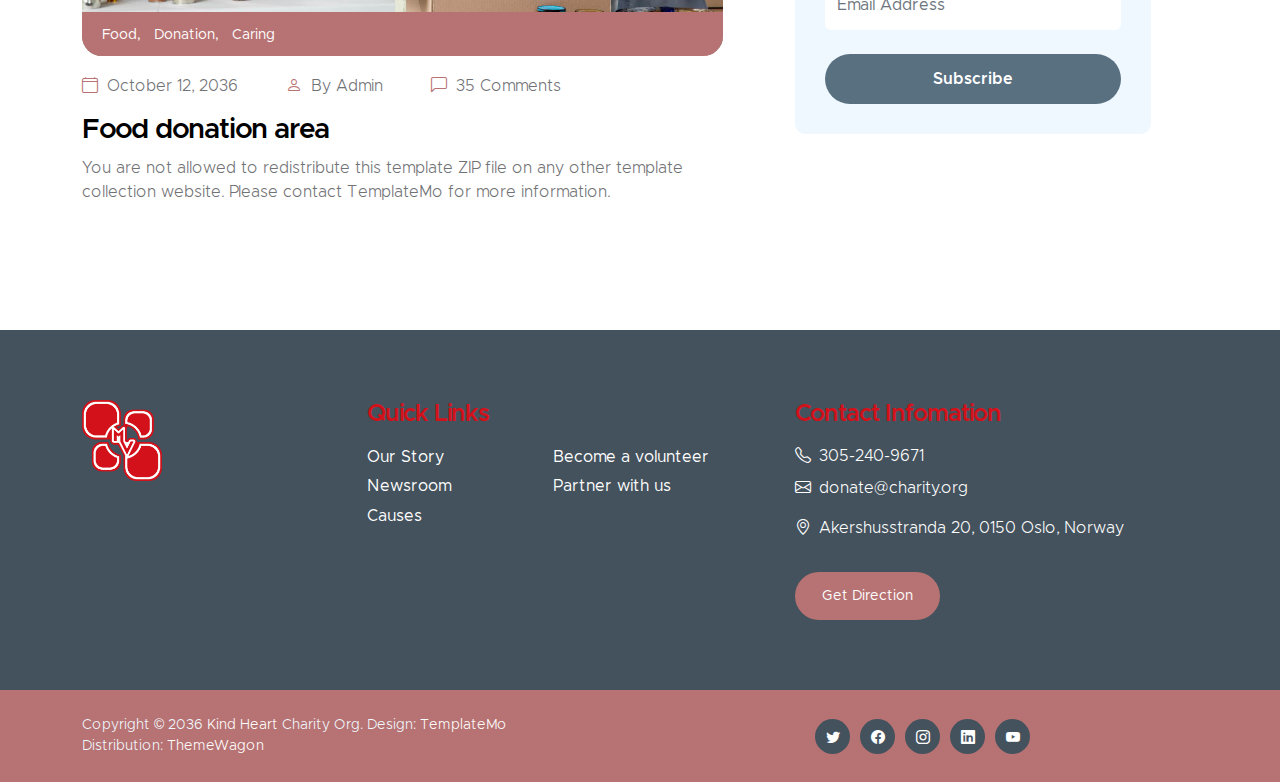
<file: news.html>
<!doctype html>
<html lang="en">

<head>
    <meta charset="utf-8">
    <meta name="viewport" content="width=device-width, initial-scale=1">

    <meta name="description" content="">
    <meta name="author" content="">

    <title>Kind Heart Charity - News Listing</title>

    <!-- CSS FILES -->
    <link href="css/bootstrap.min.css" rel="stylesheet">

    <link href="css/bootstrap-icons.css" rel="stylesheet">

    <link href="css/templatemo-kind-heart-charity.css" rel="stylesheet">
    <!--

TemplateMo 581 Kind Heart Charity

https://templatemo.com/tm-581-kind-heart-charity

-->
</head>

<body>

    <header class="site-header">
        <div class="container">
            <div class="row">

                <div class="col-lg-8 col-12 d-flex flex-wrap">
                    <p class="d-flex me-4 mb-0">
                        <i class="bi-geo-alt me-2"></i>
                        Akershusstranda 20, 0150 Oslo, Norway
                    </p>

                    <p class="d-flex mb-0">
                        <i class="bi-envelope me-2"></i>

                        <a href="mailto:info@company.com">
                            info@company.com
                        </a>
                    </p>
                </div>

                <div class="col-lg-3 col-12 ms-auto d-lg-block d-none">
                    <ul class="social-icon">
                        <li class="social-icon-item">
                            <a href="#" class="social-icon-link bi-twitter"></a>
                        </li>

                        <li class="social-icon-item">
                            <a href="#" class="social-icon-link bi-facebook"></a>
                        </li>

                        <li class="social-icon-item">
                            <a href="#" class="social-icon-link bi-instagram"></a>
                        </li>

                        <li class="social-icon-item">
                            <a href="#" class="social-icon-link bi-youtube"></a>
                        </li>

                        <li class="social-icon-item">
                            <a href="#" class="social-icon-link bi-whatsapp"></a>
                        </li>
                    </ul>
                </div>

            </div>
        </div>
    </header>

    <nav class="navbar navbar-expand-lg bg-light shadow-lg">
        <div class="container">
            <a class="navbar-brand" href="index.html">
                <img src="images/logo.png" class="logo img-fluid" alt="">
                <span>
                    Kind Heart Charity
                    <small>Non-profit Organization</small>
                </span>
            </a>

            <button class="navbar-toggler" type="button" data-bs-toggle="collapse" data-bs-target="#navbarNav"
                aria-controls="navbarNav" aria-expanded="false" aria-label="Toggle navigation">
                <span class="navbar-toggler-icon"></span>
            </button>

            <div class="collapse navbar-collapse" id="navbarNav">
                <ul class="navbar-nav ms-auto">
                    <li class="nav-item">
                        <a class="nav-link smoothscroll" href="index.html#section_1">Home</a>
                    </li>

                    <li class="nav-item">
                        <a class="nav-link smoothscroll" href="index.html#section_2">About</a>
                    </li>

                    <li class="nav-item">
                        <a class="nav-link smoothscroll" href="index.html#section_3">Causes</a>
                    </li>

                    <li class="nav-item">
                        <a class="nav-link smoothscroll" href="index.html#section_4">Volunteer</a>
                    </li>

                    <li class="nav-item dropdown">
                        <a class="nav-link click-scroll dropdown-toggle" href="index.html#section_5"
                            id="navbarLightDropdownMenuLink" role="button" data-bs-toggle="dropdown"
                            aria-expanded="false">News</a>

                        <ul class="dropdown-menu dropdown-menu-light" aria-labelledby="navbarLightDropdownMenuLink">
                            <li><a class="dropdown-item active" href="news.html">News Listing</a></li>

                            <li><a class="dropdown-item" href="news-detail.html">News Detail</a></li>
                        </ul>
                    </li>

                    <li class="nav-item">
                        <a class="nav-link smoothscroll" href="index.html#section_6">Contact</a>
                    </li>

                    <li class="nav-item ms-3">
                        <a class="nav-link custom-btn custom-border-btn btn" href="donate.html">Donate</a>
                    </li>
                </ul>
            </div>
        </div>
    </nav>

    <main>

        <section class="news-detail-header-section text-center">
            <div class="section-overlay"></div>

            <div class="container">
                <div class="row">

                    <div class="col-lg-12 col-12">
                        <h1 class="text-white">News Listing</h1>
                    </div>

                </div>
            </div>
        </section>

        <section class="news-section section-padding">
            <div class="container">
                <div class="row">

                    <div class="col-lg-7 col-12">
                        <div class="news-block">
                            <div class="news-block-top">
                                <a href="news-detail.html">
                                    <img src="images/news/medium-shot-volunteers-with-clothing-donations.jpg"
                                        class="news-image img-fluid" alt="">
                                </a>

                                <div class="news-category-block">
                                    <a href="#" class="category-block-link">
                                        Lifestyle,
                                    </a>

                                    <a href="#" class="category-block-link">
                                        Clothing Donation
                                    </a>
                                </div>
                            </div>

                            <div class="news-block-info">
                                <div class="d-flex mt-2">
                                    <div class="news-block-date">
                                        <p>
                                            <i class="bi-calendar4 custom-icon me-1"></i>
                                            October 18, 2036
                                        </p>
                                    </div>

                                    <div class="news-block-author mx-5">
                                        <p>
                                            <i class="bi-person custom-icon me-1"></i>
                                            By Admin
                                        </p>
                                    </div>

                                    <div class="news-block-comment">
                                        <p>
                                            <i class="bi-chat-left custom-icon me-1"></i>
                                            32 Comments
                                        </p>
                                    </div>
                                </div>

                                <div class="news-block-title mb-2">
                                    <h4><a href="news-detail.html" class="news-block-title-link">Clothing donation to
                                            urban area</a></h4>
                                </div>

                                <div class="news-block-body">
                                    <p>This is a Bootstrap 5.2.2 CSS template for charity organization websites. You can
                                        feel free to use it. Please tell your friends about TemplateMo website. Thank
                                        you.</p>
                                </div>
                            </div>
                        </div>

                        <div class="news-block mt-3">
                            <div class="news-block-top">
                                <a href="news-detail.html">
                                    <img src="images/news/medium-shot-people-collecting-foodstuff.jpg"
                                        class="news-image img-fluid" alt="">
                                </a>

                                <div class="news-category-block">
                                    <a href="#" class="category-block-link">
                                        Food,
                                    </a>

                                    <a href="#" class="category-block-link">
                                        Donation,
                                    </a>

                                    <a href="#" class="category-block-link">
                                        Caring
                                    </a>
                                </div>
                            </div>

                            <div class="news-block-info">
                                <div class="d-flex mt-2">
                                    <div class="news-block-date">
                                        <p>
                                            <i class="bi-calendar4 custom-icon me-1"></i>
                                            October 12, 2036
                                        </p>
                                    </div>

                                    <div class="news-block-author mx-5">
                                        <p>
                                            <i class="bi-person custom-icon me-1"></i>
                                            By Admin
                                        </p>
                                    </div>

                                    <div class="news-block-comment">
                                        <p>
                                            <i class="bi-chat-left custom-icon me-1"></i>
                                            35 Comments
                                        </p>
                                    </div>
                                </div>

                                <div class="news-block-title mb-2">
                                    <h4><a href="news-detail.html" class="news-block-title-link">Food donation area</a>
                                    </h4>
                                </div>

                                <div class="news-block-body">
                                    <p>You are not allowed to redistribute this template ZIP file on any other template
                                        collection website. Please <a href="https://templatemo.com/contact"
                                            target="_blank">contact TemplateMo</a> for more information.</p>
                                </div>
                            </div>
                        </div>
                    </div>

                    <div class="col-lg-4 col-12 mx-auto mt-4 mt-lg-0">
                        <form class="custom-form search-form" action="#" method="post" role="form">
                            <input class="form-control" type="search" placeholder="Search" aria-label="Search">

                            <button type="submit" class="form-control">
                                <i class="bi-search"></i>
                            </button>
                        </form>

                        <h5 class="mt-5 mb-3">Recent news</h5>

                        <div class="news-block news-block-two-col d-flex mt-4">
                            <div class="news-block-two-col-image-wrap">
                                <a href="news-detail.html">
                                    <img src="images/news/africa-humanitarian-aid-doctor.jpg"
                                        class="news-image img-fluid" alt="">
                                </a>
                            </div>

                            <div class="news-block-two-col-info">
                                <div class="news-block-title mb-2">
                                    <h6><a href="news-detail.html" class="news-block-title-link">Food donation area</a>
                                    </h6>
                                </div>

                                <div class="news-block-date">
                                    <p>
                                        <i class="bi-calendar4 custom-icon me-1"></i>
                                        October 16, 2036
                                    </p>
                                </div>
                            </div>
                        </div>

                        <div class="news-block news-block-two-col d-flex mt-4">
                            <div class="news-block-two-col-image-wrap">
                                <a href="news-detail.html">
                                    <img src="images/news/close-up-happy-people-working-together.jpg"
                                        class="news-image img-fluid" alt="">
                                </a>
                            </div>

                            <div class="news-block-two-col-info">
                                <div class="news-block-title mb-2">
                                    <h6><a href="news-detail.html" class="news-block-title-link">Volunteering Clean</a>
                                    </h6>
                                </div>

                                <div class="news-block-date">
                                    <p>
                                        <i class="bi-calendar4 custom-icon me-1"></i>
                                        October 24, 2036
                                    </p>
                                </div>
                            </div>
                        </div>

                        <div class="category-block d-flex flex-column">
                            <h5 class="mb-3">Categories</h5>

                            <a href="#" class="category-block-link">
                                Drinking water
                                <span class="badge">20</span>
                            </a>

                            <a href="#" class="category-block-link">
                                Food Donation
                                <span class="badge">30</span>
                            </a>

                            <a href="#" class="category-block-link">
                                Children Education
                                <span class="badge">10</span>
                            </a>

                            <a href="#" class="category-block-link">
                                Poverty Development
                                <span class="badge">15</span>
                            </a>

                            <a href="#" class="category-block-link">
                                Clothing Donation
                                <span class="badge">20</span>
                            </a>
                        </div>

                        <div class="tags-block">
                            <h5 class="mb-3">Tags</h5>

                            <a href="#" class="tags-block-link">
                                Donation
                            </a>

                            <a href="#" class="tags-block-link">
                                Clothing
                            </a>

                            <a href="#" class="tags-block-link">
                                Food
                            </a>

                            <a href="#" class="tags-block-link">
                                Children
                            </a>

                            <a href="#" class="tags-block-link">
                                Education
                            </a>

                            <a href="#" class="tags-block-link">
                                Poverty
                            </a>

                            <a href="#" class="tags-block-link">
                                Clean Water
                            </a>
                        </div>

                        <form class="custom-form subscribe-form" action="#" method="post" role="form">
                            <h5 class="mb-4">Newsletter Form</h5>

                            <input type="email" name="subscribe-email" id="subscribe-email" pattern="[^ @]*@[^ @]*"
                                class="form-control" placeholder="Email Address" required>

                            <div class="col-lg-12 col-12">
                                <button type="submit" class="form-control">Subscribe</button>
                            </div>
                        </form>
                    </div>

                </div>
            </div>
        </section>
    </main>

    <footer class="site-footer">
        <div class="container">
            <div class="row">
                <div class="col-lg-3 col-12 mb-4">
                    <img src="images/logo.png" class="logo img-fluid" alt="">
                </div>

                <div class="col-lg-4 col-md-6 col-12 mb-4">
                    <h5 class="site-footer-title mb-3">Quick Links</h5>

                    <ul class="footer-menu">
                        <li class="footer-menu-item"><a href="#" class="footer-menu-link">Our Story</a></li>

                        <li class="footer-menu-item"><a href="#" class="footer-menu-link">Newsroom</a></li>

                        <li class="footer-menu-item"><a href="#" class="footer-menu-link">Causes</a></li>

                        <li class="footer-menu-item"><a href="#" class="footer-menu-link">Become a volunteer</a></li>

                        <li class="footer-menu-item"><a href="#" class="footer-menu-link">Partner with us</a></li>
                    </ul>
                </div>

                <div class="col-lg-4 col-md-6 col-12 mx-auto">
                    <h5 class="site-footer-title mb-3">Contact Infomation</h5>

                    <p class="text-white d-flex mb-2">
                        <i class="bi-telephone me-2"></i>

                        <a href="tel: 305-240-9671" class="site-footer-link">
                            305-240-9671
                        </a>
                    </p>

                    <p class="text-white d-flex">
                        <i class="bi-envelope me-2"></i>

                        <a href="mailto:info@yourgmail.com" class="site-footer-link">
                            donate@charity.org
                        </a>
                    </p>

                    <p class="text-white d-flex mt-3">
                        <i class="bi-geo-alt me-2"></i>
                        Akershusstranda 20, 0150 Oslo, Norway
                    </p>

                    <a href="#" class="custom-btn btn mt-3">Get Direction</a>
                </div>
            </div>
        </div>

        <div class="site-footer-bottom">
            <div class="container">
                <div class="row">

                    <div class="col-lg-6 col-md-7 col-12">
                        <p class="copyright-text mb-0">Copyright © 2036 <a href="#">Kind Heart</a> Charity Org.
                            Design: <a href="https://templatemo.com" target="_blank">TemplateMo</a><br>Distribution:
                            <a href="https://themewagon.com">ThemeWagon</a>
                        </p>
                    </div>

                    <div class="col-lg-6 col-md-5 col-12 d-flex justify-content-center align-items-center mx-auto">
                        <ul class="social-icon">
                            <li class="social-icon-item">
                                <a href="#" class="social-icon-link bi-twitter"></a>
                            </li>

                            <li class="social-icon-item">
                                <a href="#" class="social-icon-link bi-facebook"></a>
                            </li>

                            <li class="social-icon-item">
                                <a href="#" class="social-icon-link bi-instagram"></a>
                            </li>

                            <li class="social-icon-item">
                                <a href="#" class="social-icon-link bi-linkedin"></a>
                            </li>

                            <li class="social-icon-item">
                                <a href="https://youtube.com/templatemo" class="social-icon-link bi-youtube"></a>
                            </li>
                        </ul>
                    </div>

                </div>
            </div>
        </div>
    </footer>

    <!-- JAVASCRIPT FILES -->
    <script src="js/jquery.min.js"></script>
    <script src="js/bootstrap.min.js"></script>
    <script src="js/jquery.sticky.js"></script>
    <script src="js/counter.js"></script>
    <script src="js/custom.js"></script>

</body>

</html>
</file>
<file: css/templatemo-kind-heart-charity.css>
/*

TemplateMo 581 Kind Heart Charity

https://templatemo.com/tm-581-kind-heart-charity

*/



@font-face {
    font-family: 'Metropolis';
    src: url('../fonts/Metropolis/Metropolis-Regular.woff2') format('woff2'),
        url('../fonts/Metropolis/Metropolis-Regular.woff') format('woff');
    font-weight: normal;
    font-style: normal;
    font-display: swap;
}

@font-face {
    font-family: 'Metropolis';
    src: url('../fonts/Metropolis/Metropolis-Light.woff2') format('woff2'),
        url('../fonts/Metropolis/Metropolis-Light.woff') format('woff');
    font-weight: 300;
    font-style: normal;
    font-display: swap;
}

@font-face {
    font-family: 'Metropolis';
    src: url('../fonts/Metropolis/Metropolis-SemiBold.woff2') format('woff2'),
        url('../fonts/Metropolis/Metropolis-SemiBold.woff') format('woff');
    font-weight: 600;
    font-style: normal;
    font-display: swap;
}

@font-face {
    font-family: 'Metropolis';
    src: url('../fonts/Metropolis/Metropolis-Bold.woff2') format('woff2'),
        url('../fonts/Metropolis/Metropolis-Bold.woff') format('woff');
    font-weight: bold;
    font-style: normal;
    font-display: swap;
}

/*---------------------------------------
  CUSTOM PROPERTIES ( VARIABLES )             
-----------------------------------------*/
:root {
  --white-color:                  #ffffff;
  --primary-color:                #D3111A ;
  --secondary-color:              #b77373;
  --section-bg-color:             #f0f8ff;
  --site-footer-bg-color:         #44525d;
  --custom-btn-bg-color:          #597081;
  --custom-btn-bg-hover-color:    #D3111A ;
  --dark-color:                   #000000;
  --p-color:                      #717275;
  --border-color:                 #e9eaeb;

  --body-font-family:             'Metropolis', sans-serif;

  --h1-font-size:                 52px;
  --h2-font-size:                 46px;
  --h3-font-size:                 32px;
  --h4-font-size:                 28px;
  --h5-font-size:                 24px;
  --h6-font-size:                 22px;
  --p-font-size:                  16px;
  --btn-font-size:                18px;
  --copyright-font-size:          14px;

  --border-radius-large:          100px;
  --border-radius-medium:         20px;
  --border-radius-small:          10px;

  --font-weight-light:            300;
  --font-weight-normal:           400;
  --font-weight-semibold:         600;
  --font-weight-bold:             700;
}

body {
  background-color: var(--white-color);
  font-family: var(--body-font-family); 
}


/*---------------------------------------
  TYPOGRAPHY               
-----------------------------------------*/

h2,
h3,
h4,
h5,
h6 {
  color: var(--dark-color);
}

h1,
h2,
h3,
h4,
h5,
h6 {
  font-weight: var(--font-weight-semibold);
  letter-spacing: -1px;
}

h1 {
  font-size: var(--h1-font-size);
  font-weight: var(--font-weight-bold);
  letter-spacing: -2px;
}

h2 {
  color: var(--secondary-color);
  font-size: var(--h2-font-size);
  letter-spacing: -2px;
}

h3 {
  font-size: var(--h3-font-size);
}

h4 {
  font-size: var(--h4-font-size);
}

h5 {
  color: var(--primary-color);
  font-size: var(--h5-font-size);
}

h6 {
  font-size: var(--h6-font-size);
}

p {
  color: var(--p-color);
  font-size: var(--p-font-size);
  font-weight: var(--font-weight-light);
}

ul li {
  color: var(--p-color);
  font-size: var(--p-font-size);
  font-weight: var(--font-weight-normal);
}

a, 
button {
  touch-action: manipulation;
  transition: all 0.3s;
}

a {
  color: var(--p-color);
  text-decoration: none;
}

a:hover {
  color: var(--primary-color);
}

b,
strong {
  font-weight: var(--font-weight-bold);
}


/*---------------------------------------
  SECTION               
-----------------------------------------*/
.section-padding {
  padding-top: 100px;
  padding-bottom: 100px;
}

.section-bg {
  background-color: var(--section-bg-color);
}

.section-overlay {
  background: rgba(0, 0, 0, 0.35);
  position: absolute;
  top: 0;
  left: 0;
  pointer-events: none;
  width: 100%;
  height: 100%;
}

.section-overlay + .container {
  position: relative;
}


/*---------------------------------------
  CUSTOM BLOCK               
-----------------------------------------*/
.custom-block-wrap {
  background: var(--white-color);
  border-radius: var(--border-radius-medium);
  position: relative;
  overflow: hidden;
  transition: all 0.5s;
}

.custom-block-wrap:hover {
  box-shadow: 0 1rem 3rem rgba(0,0,0,.175);
}

.custom-block-body {
  padding: 30px;
}

.custom-block-image {
  display: block;
  width: 100%;
  height: 100%;
  object-fit: cover;
}

.custom-block .custom-btn {
  border-radius: 0;
  display: block;
}


/*---------------------------------------
  PROGRESS BAR               
-----------------------------------------*/
.progress {
  background: var(--border-color);
  height: 5px;
}

.progress-bar {
  background: var(--secondary-color);
}


/*---------------------------------------
  CUSTOM ICON COLOR               
-----------------------------------------*/
.custom-icon {
  color: var(--secondary-color);
}


/*---------------------------------------
  CUSTOM LIST               
-----------------------------------------*/
.custom-list {
  margin-bottom: 0;
  padding-left: 0;
}

.custom-list-item {
  list-style: none;
  margin-top: 10px;
  margin-bottom: 10px;
}


/*---------------------------------------
  CUSTOM TEXT BOX               
-----------------------------------------*/
.custom-text-box {
  background: var(--white-color);
  border-radius: var(--border-radius-medium);
  margin-bottom: 24px;
  padding: 40px;
}

.custom-text-box-image {
  border-radius: var(--border-radius-medium);
  width: 100%;
  height: 100%;
  object-fit: cover;
}

.custom-text-box-icon {
  background: var(--section-bg-color);
  border-radius: var(--border-radius-large);
  color: var(--secondary-color);
  font-size: var(--h6-font-size);
  text-align: center;
  display: inline-block;
  vertical-align: middle;
  width: 25px;
  height: 25px;
  line-height: 30px;
}


/*---------------------------------------
  AVATAR IMAGE - TESTIMONIAL, AUTHOR               
-----------------------------------------*/
.avatar-image {
  border-radius: var(--border-radius-large);
  width: 65px;
  height: 65px;
  object-fit: cover;
}


/*---------------------------------------
  CUSTOM BUTTON               
-----------------------------------------*/
.custom-btn {
  background: var(--secondary-color);
  border: 2px solid transparent;
  border-radius: var(--border-radius-large);
  color: var(--white-color);
  font-size: var(--btn-font-size);
  font-weight: var(--font-weight-normal);
  line-height: normal;
  padding: 15px 25px;
}

.navbar-expand-lg .navbar-nav .nav-link.custom-btn {
  color: var(--custom-btn-bg-color);
  margin-top: 8px;
  padding: 12px 25px;
}

.custom-btn:hover {
  background: var(--primary-color);
  color: var(--white-color);
}

.custom-border-btn {
  background: transparent;
  border: 2px solid var(--custom-btn-bg-color);
  color: var(--primary-color);
}

.navbar-expand-lg .navbar-nav .nav-link.custom-btn:hover,
.custom-border-btn:hover {
  background: var(--custom-btn-bg-hover-color);
  border-color: transparent;
  color: var(--white-color);
}


/*---------------------------------------
  NAVIGATION              
-----------------------------------------*/
.navbar {
  background: var(--white-color);
  z-index: 9;
  padding-top: 0;
  padding-bottom: 0;
}

.navbar-brand {
  color: var(--primary-color);
  font-size: var(--h6-font-size);
  font-weight: var(--font-weight-bold);
}

.navbar-brand span {
  display: inline-block;
  vertical-align: middle;
}

.navbar-brand small {
  color: var(--secondary-color);
  display: block;
  font-size: 10px;
  line-height: normal;
  text-transform: uppercase;
}

.logo {
  width: 80px;
  height: auto;
}

.navbar-expand-lg .navbar-nav .nav-link {
  margin-right: 0;
  margin-left: 0;
  padding: 20px;
}

.navbar-nav .nav-link {
  display: inline-block;
  color: var(--p-color);
  font-size: var(--p-font-size);
  font-weight: var(--font-weight-medium);
  position: relative;
  padding-top: 15px;
  padding-bottom: 15px;
}

.navbar-nav .nav-link.active, 
.navbar-nav .nav-link:hover {
  background: transparent;
  color: var(--primary-color);
}

.dropdown-menu {
  background: var(--white-color);
  box-shadow: 0 1rem 3rem rgba(0,0,0,.175);
  border: 0;
  max-width: 50px;
  padding: 0;
  margin-top: 20px;
}

.dropdown-item {
  display: inline-block;
  color: var(--p-bg-color);
  font-size: var(--menu-font-size);
  font-weight: var(--font-weight-medium);
  position: relative;
  padding-top: 10px;
  padding-bottom: 10px;
}

.dropdown-menu li:last-child .dropdown-item {
  padding-top: 0;
}

.dropdown-item.active, 
.dropdown-item:active,
.dropdown-item:focus, 
.dropdown-item:hover {
  background: transparent;
  color: var(--primary-color);
}

.dropdown-toggle::after {
  content: "\f282";
  display: inline-block;
  font-family: bootstrap-icons !important;
  font-size: var(--copyright-font-size);
  font-style: normal;
  font-weight: normal !important;
  font-variant: normal;
  text-transform: none;
  line-height: 1;
  vertical-align: -.125em;
  -webkit-font-smoothing: antialiased;
  -moz-osx-font-smoothing: grayscale;
  position: relative;
  left: 2px;
  border: 0;
}

@media screen and (min-width: 992px) {
  .dropdown:hover .dropdown-menu {
    display: block;
    margin-top: 0;
  }
}

.navbar-toggler {
  border: 0;
  padding: 0;
  cursor: pointer;
  margin: 0;
  width: 30px;
  height: 35px;
  outline: none;
}

.navbar-toggler:focus {
  outline: none;
  box-shadow: none;
}

.navbar-toggler[aria-expanded="true"] .navbar-toggler-icon {
  background: transparent;
}

.navbar-toggler[aria-expanded="true"] .navbar-toggler-icon:before,
.navbar-toggler[aria-expanded="true"] .navbar-toggler-icon:after {
  transition: top 300ms 50ms ease, -webkit-transform 300ms 350ms ease;
  transition: top 300ms 50ms ease, transform 300ms 350ms ease;
  transition: top 300ms 50ms ease, transform 300ms 350ms ease, -webkit-transform 300ms 350ms ease;
  top: 0;
}

.navbar-toggler[aria-expanded="true"] .navbar-toggler-icon:before {
  transform: rotate(45deg);
}

.navbar-toggler[aria-expanded="true"] .navbar-toggler-icon:after {
  transform: rotate(-45deg);
}

.navbar-toggler .navbar-toggler-icon {
  background: var(--dark-color);
  transition: background 10ms 300ms ease;
  display: block;
  width: 30px;
  height: 2px;
  position: relative;
}

.navbar-toggler .navbar-toggler-icon:before,
.navbar-toggler .navbar-toggler-icon:after {
  transition: top 300ms 350ms ease, -webkit-transform 300ms 50ms ease;
  transition: top 300ms 350ms ease, transform 300ms 50ms ease;
  transition: top 300ms 350ms ease, transform 300ms 50ms ease, -webkit-transform 300ms 50ms ease;
  position: absolute;
  right: 0;
  left: 0;
  background: var(--dark-color);
  width: 30px;
  height: 2px;
  content: '';
}

.navbar-toggler .navbar-toggler-icon::before {
  top: -8px;
}

.navbar-toggler .navbar-toggler-icon::after {
  top: 8px;
}


/*---------------------------------------
  SITE HEADER              
-----------------------------------------*/
.site-header {
  background: var(--primary-color);
  padding-top: 15px;
  padding-bottom: 10px;
}

.site-header p,
.site-header p a,
.site-header .social-icon-link {
  color: var(--white-color);
  font-size: var(--copyright-font-size);
}

.site-header .social-icon {
  text-align: right;
}

.site-header .social-icon-link {
  background: transparent;
  width: inherit;
  height: inherit;
  line-height: inherit;
  margin-right: 15px;
}


/*---------------------------------------
  HERO & HERO SLIDE         
-----------------------------------------*/
.hero-section-full-height {
  height: 680px;
  min-height: 680px;
  position: relative;
}

.carousel:hover .carousel-control-next-icon, 
.carousel:hover .carousel-control-prev-icon {
  opacity: 1;
}

#hero-slide .carousel-item {
  height: 680px;
  min-height: 680px;
}

#hero-slide .carousel-caption {
  background: var(--white-color);
  clip-path: polygon(100% 100%, 100% 150px, 0 100%);
  color: var(--secondary-color);
  top: 1px;
  bottom: -1px;
  right: 0;
  left: auto;
  text-align: right;
  min-width: 680px;
  min-height: 680px;
  padding: 100px 100px 50px 100px;
}

.carousel-image {
  display: block;
  width: 100%;
  min-height: 680px;
}

#hero-slide .carousel-indicators-wrap {
  position: absolute;
  bottom: 0;
  right: 0;
  left: 0;
}

#hero-slide .carousel-indicators {
  margin-right: 0;
  margin-left: 22px;
  justify-content: inherit;
}

.carousel-control-next, 
.carousel-control-prev {
  opacity: 1;
}

.carousel-control-next-icon, 
.carousel-control-prev-icon {
  background-color: var(--secondary-color);
  border-radius: var(--border-radius-large);
  background-size: 60% 60%;
  width: 80px;
  height: 80px;
  opacity: 0;
  transition: all 0.5s;
}

.carousel-control-next-icon:hover, 
.carousel-control-prev-icon:hover {
  background-color: var(--primary-color);
}


/*---------------------------------------
  FEATURE BLOCK              
-----------------------------------------*/
.featured-block {
  text-align: center;
  transition: all 0.5s ease;
  min-height: 256px;
  padding: 15px;
}

.featured-block:hover {
  background: var(--white-color);
  border-radius: var(--border-radius-medium);
  box-shadow: 0 1rem 3rem rgba(0,0,0,.175);
}

.featured-block:hover .featured-block-image {
  transform: scale(0.75);
}

.featured-block-image {
  display: block;
  margin: auto;
  transition: all 0.5s;
}

.featured-block:hover .featured-block-text {
  margin-top: 0;
}

.featured-block-text {
  color: var(--primary-color);
  font-size: var(--h5-font-size);
  margin-top: 20px;
  transition: all 0.5s;
}


/*---------------------------------------
  ABOUT              
-----------------------------------------*/
.about-section {
  background-repeat: no-repeat;
  background-position: center;
  background-size: cover;
}

.about-image {
  border-radius: var(--border-radius-medium);
  display: block;
  width: 350px;
  height: 400px;
  object-fit: cover;
}

.custom-text-block {
  padding: 60px 40px;
}


/*---------------------------------------
  COUNTER NUMBERS              
-----------------------------------------*/
.counter-thumb {
  margin: 20px;
  margin-bottom: 0;
}

.counter-number,
.counter-text {
  color: var(--secondary-color);
  display: block;
}

.counter-number,
.counter-number-text {
  color: var(--primary-color);
  font-size: var(--h1-font-size);
  font-weight: var(--font-weight-bold);
  line-height: normal;
}


/*---------------------------------------
  VOLUNTEER              
-----------------------------------------*/
.volunteer-section {
  background: var(--secondary-color);
  position: relative;
  overflow: hidden;
}

.volunteer-section::after {
  content: "";
  background: var(--primary-color);
  border-radius: 50%;
  position: absolute;
  bottom: -110px;
  right: -80px;
  width: 350px;
  height: 350px;
}

.volunteer-form {
  background: var(--white-color);
  border-radius: var(--border-radius-medium);
  padding: 50px;
}

.volunteer-image {
  border-radius: 100%;
  display: block;
  margin: auto;
  width: 200px;
  height: 200px;
  object-fit: cover;
}

.volunteer-section .custom-block-body {
  max-width: 320px;
  margin: 0 auto;
}

.volunteer-section .custom-block-body p {
  line-height: 1.7;
}


/*---------------------------------------
  DONATE              
-----------------------------------------*/
.donate-section {
  background-image: url('../images/different-people-doing-volunteer-work.jpg');
  background-repeat: no-repeat;
  background-position: center;
  background-size: cover;
  position: relative;
  padding-top: 150px;
  padding-bottom: 150px;
}

.donate-form {
  background: var(--white-color);
  border-radius: var(--border-radius-medium);
  position: relative;
  overflow: hidden;
  padding: 50px;
}


/*---------------------------------------
  NEWS         
-----------------------------------------*/
.news-detail-header-section {
  background-image: url('../images/news/close-up-volunteer-oganizing-stuff-donation.jpg');
  background-repeat: no-repeat;
  background-position: center;
  background-size: cover;
  position: relative;
  padding-top: 150px;
  padding-bottom: 150px;
}

.news-block-top {
  border-radius: var(--border-radius-medium);
  position: relative;
  overflow: hidden;
}

.news-block-two-col-image-wrap {
  border-radius: var(--border-radius-small);
  position: relative;
  overflow: hidden;
  width: 150px;
  margin-right: 20px;
}

.news-category-block {
  background: var(--secondary-color);
  position: absolute;
  bottom: 0;
  right: 0;
  left: 0;
  padding: 10px 20px;
}

.news-category-block .category-block-link {
  color: var(--white-color);
  margin-right: 10px;
}

.news-block-info {
  padding-top: 10px;
  padding-bottom: 10px;
}

.news-block-title-link {
  color: var(--dark-color);
}

.news-detail-image {
  display: block;
  border-radius: var(--border-radius-medium);
}

blockquote {
  background: var(--section-bg-color);
  border-radius: var(--border-radius-small);
  font-size: var(--h5-font-size);
  font-weight: var(--font-weight-semibold);
  color: var(--site-footer-bg-color);
  margin-top: 30px;
  margin-bottom: 30px;
  padding: 90px 50px 50px 50px;
  text-align: center;
}

blockquote::before {
  content: "“";
  color: var(--custom-btn-bg-color);
  font-size: 100px;
  line-height: 1rem;
  display: block;
}

.author-comment-link {
  font-size: var(--copyright-font-size);
  font-weight: var(--font-weight-semibold);
}

.search-form {
  margin-top: 20px;
}

.category-block,
.subscribe-form {
  margin-top: 40px;
  margin-bottom: 40px;
}

.category-block-link {
  font-size: var(--copyright-font-size);
  margin-top: 5px;
  margin-bottom: 5px;
}

.category-block-link:hover {
  color: var(--primary-color);
}

.badge {
  background: var(--secondary-color);
  border-radius: var(--border-radius-medium);
  font-weight: var(--font-weight-normal);
  line-height: normal;
  padding-bottom: 2px;
}

.tags-block-link {
  border: 1px solid var(--border-color);
  border-radius: var(--border-radius-medium);
  display: inline-block;
  font-size: var(--copyright-font-size);
  line-height: normal;
  margin-right: 10px;
  margin-top: 5px;
  margin-bottom: 5px;
  padding: 8px 15px;
}

.tags-block-link:hover {
  border-color: var(--dark-color);
  color: var(--dark-color);
}

.cta-section {
  position: relative;
  overflow: hidden;
}

.cta-section::before {
  content: "";
  background-color: var(--primary-color);
  border-radius: 50%;
  position: absolute;
  top: -100px;
  left: -30px;
  margin: auto;
  width: 200px;
  height: 200px;
}

.cta-section::after {
  content: "";
  border: 20px solid var(--custom-btn-bg-color);
  border-radius: 50%;
  position: absolute;
  bottom: -100px;
  right: 0;
  left: 0;
  margin: auto;
  width: 150px;
  height: 150px;
}


/*---------------------------------------
  TESTIMONIAL CAROUSEL              
-----------------------------------------*/
.testimonial-section {
  position: relative;
  overflow: hidden;
  text-align: center;
}

.testimonial-section::before {
  content: "";
  background-color: var(--primary-color);
  border-radius: 50%;
  position: absolute;
  top: -100px;
  left: -30px;
  margin: auto;
  width: 250px;
  height: 250px;
}

.testimonial-section::after {
  content: "";
  background: var(--custom-btn-bg-color);
  border-radius: 50%;
  position: absolute;
  bottom: -110px;
  right: -80px;
  width: 350px;
  height: 350px;
}

#testimonial-carousel .carousel-caption {
  position: relative;
  right: 0;
  bottom: 0;
  left: 0;
}

#testimonial-carousel .carousel-title {
  background: var(--section-bg-color);
  line-height: normal;
  margin-bottom: 30px;
}

#testimonial-carousel .carousel-title::before {
  content: open-quote;
  color: var(--p-color);
  font-size: var(--h1-font-size);
  position: relative;
  top: 10px;
  right: 10px;
}

#testimonial-carousel .carousel-title::after {
  content: close-quote;
  color: var(--p-color);
  font-size: var(--h1-font-size);
  position: relative;
  top: 10px;
  left: 10px;
}

#testimonial-carousel .carousel-title {
  quotes: "“" "”" "‘" "’";
}

#testimonial-carousel .carousel-name {
  background: var(--primary-color);
  border-radius: var(--border-radius-medium);
  position: relative;
  overflow: hidden;
  padding: 10px 20px;
}

#testimonial-carousel .carousel-name::before {
  content: "";
  position: absolute;
  top: -10px;
  right: 0;
  left: 0;
  width: 0;
  height: 0;
  margin: auto;
  border-left: 10px solid transparent;
  border-right: 10px solid transparent;
  border-bottom: 10px solid var(--primary-color);
}

.carousel-name-title {
  font-weight: var(--font-weight-semibold);
}

#testimonial-carousel .carousel-indicators {
  position: relative;
  top: 150px;
  bottom: auto;
  margin-top: 50px;
  margin-bottom: 150px;
}

#testimonial-carousel .carousel-indicators li {
  text-indent: inherit;
  background: transparent;
  margin: 0 10px; 
}

#testimonial-carousel .carousel-indicators li,
#testimonial-carousel .carousel-indicators li::before {
  width: 45px;
  height: 45px; 
}

#testimonial-carousel .carousel-indicators .avatar-image {
  width: 45px;
  height: 45px; 
}

#testimonial-carousel .carousel-indicators .active,
#testimonial-carousel .carousel-indicators .active .avatar-image {
  background: transparent;
  width: 50px; 
  height: 50px;
}


/*---------------------------------------
  CONTACT               
-----------------------------------------*/
.contact-section {
  background: var(--white-color);
}

.contact-form {
  background: var(--section-bg-color);
  border-radius: var(--border-radius-small);
  padding: 40px;
}

.contact-info-wrap {
  padding-top: 40px;
}

.contact-image-wrap {
  border-bottom: 1px solid rgba(0, 0, 0, 0.05);
  margin-top: 20px;
  margin-bottom: 30px;
  padding-bottom: 30px;
  width: 100%;
}


/*---------------------------------------
  CUSTOM FORM               
-----------------------------------------*/
.custom-form .form-control,
.input-group-file {
  background-color: var(--section-bg-color);
  box-shadow: none;
  border: 0;
  color: var(--p-color);
  margin-bottom: 24px;
  padding-top: 13px;
  padding-bottom: 13px;
  outline: none;
}

.custom-form .form-control:hover,
.custom-form .form-control:focus {
  border-color: var(--secondary-color);
}

.custom-form label {
  margin-bottom: 10px;
}

.custom-form .form-check-group {
  margin-bottom: 20px;
}

.donate-form .form-check-group-donation-frequency {
  padding-right: 0;
}

.form-check-group-donation-frequency + .form-check-group-donation-frequency {
  padding-right: 12px;
  padding-left: 0;
}

.form-check-group-donation-frequency .form-check-label {
  font-weight: var(--font-weight-semibold);
}

#DonationFrequencyOne {
  border-top-right-radius: 0;
  border-bottom-right-radius: 0;
}

#DonationFrequencyMonthly {
  border-top-left-radius: 0;
  border-bottom-left-radius: 0;
}

.custom-form .form-check-radio {
  position: relative;
  height: 100%;
  padding-left: 0;
}

.custom-form .input-group-text {
  background: var(--secondary-color);
  border: 0;
  color: var(--white-color);
}

.custom-form .form-check-radio .form-check-label {
  position: absolute;
  top: 50%;
  left: 50%;
  transform: translate(-50%, -50%);
  text-align: center;
}

.form-check-radio .form-check-input[type=radio] {
  background-color: var(--section-bg-color);
  border-radius: .25rem;
  border: 0;
  box-shadow: none;
  outline: none;
  width: 100%;
  margin-top: 0;
  margin-left: 0;
  padding: 25px 50px;
  transition: all 0.5s;
}

.form-check-radio .form-check-input:checked[type=radio] {
  background-image: none;
}

.form-check-radio .form-check-input:checked[type=radio] + .form-check-label,
.form-check-radio .form-check-input:hover + .form-check-label,
.form-check-radio .form-check-input:checked + .form-check-label {
  color: var(--white-color);
}

.form-check-radio .form-check-input:hover,
.form-check-radio .form-check-input:checked {
  background-color: var(--secondary-color);
  border-color: var(--white-color);
}

.input-group-file {
  border-radius: .25rem;
  padding: 13px .75rem;
}

.input-group-file input[type=file] {
  width: 0.1px;
  height: 0.1px;
  opacity: 0;
  overflow: hidden;
  position: absolute;
  z-index: -1;
  padding: 0;
}

.input-group-file .input-group-text {
  background: transparent;
  color: inherit;
  margin-bottom: 0;
  padding: 0;
}

.custom-form button[type="submit"] {
  background: var(--custom-btn-bg-color);
  border: none;
  border-radius: var(--border-radius-large);
  color: var(--white-color);
  font-size: var(--p-font-size);
  font-weight: var(--font-weight-semibold);
  transition: all 0.3s;
  margin-bottom: 0;
}

.custom-form button[type="submit"]:hover,
.custom-form button[type="submit"]:focus {
  background: var(--custom-btn-bg-hover-color);
  border-color: transparent;
}


/*---------------------------------------
  CONTACT SEARCH & DONATE & SUBCRIBE FORM              
-----------------------------------------*/
.contact-form .form-control {
  background: var(--white-color);
}

.search-form {
  position: relative;
}

.search-form .form-control {
  padding-right: 50px;
}

.search-form button[type="submit"] {
  background: transparent;
  position: absolute;
  top: 0;
  right: 0;
  color: var(--p-color);
  width: 50px;
  padding: 12px;
}

.search-form button[type="submit"]:hover {
  background: transparent;
  color: var(--dark-color);
}

.subscribe-form {
  background: var(--section-bg-color);
  border-radius: var(--border-radius-small);
  padding: 30px;
}

.subscribe-form .form-control {
  background: var(--white-color);
}

.donate-form .form-control {
  margin-bottom: 0;
}


/*---------------------------------------
  SITE FOOTER              
-----------------------------------------*/
.site-footer {
  background-color: var(--site-footer-bg-color);
  padding-top: 70px;
}

.site-footer-bottom {
  background-color: var(--secondary-color);
  position: relative;
  z-index: 2;
  margin-top: 70px;
  padding-top: 25px;
  padding-bottom: 25px;
}

.site-footer-bottom a {
	color: var(--white-color);
}

.site-footer-bottom a:hover {
	color: #FF6;
}

.site-footer-link {
  color: var(--white-color);
}

.copyright-text {
  color: var(--section-bg-color);
  font-size: var(--copyright-font-size);
  margin-right: 30px;
}

.site-footer .custom-btn {
  font-size: var(--copyright-font-size);
}

.site-footer .custom-btn:hover {
  background: var(--primary-color);
}


/*---------------------------------------
  FOOTER MENU               
-----------------------------------------*/
.footer-menu {
  column-count: 2;
  margin: 0;
  padding: 0;
}

.footer-menu-item {
  list-style: none;
  display: block;
}

.footer-menu-link {
  font-size: var(--p-font-size);
  color: var(--white-color);
  display: inline-block;
  vertical-align: middle;
  margin-right: 10px;
  margin-bottom: 5px;
}


/*---------------------------------------
  SOCIAL ICON               
-----------------------------------------*/
.social-icon {
  margin: 0;
  padding: 0;
}

.social-icon-item {
  list-style: none;
  display: inline-block;
  vertical-align: top;
}

.social-icon-link {
  background: var(--site-footer-bg-color);
  border-radius: var(--border-radius-large);
  color: var(--white-color);
  font-size: var(--copyright-font-size);
  display: block;
  margin-right: 5px;
  text-align: center;
  width: 35px;
  height: 35px;
  line-height: 38px;
}

.social-icon-link:hover {
  background: var(--primary-color);
  color: var(--white-color);
}


/*---------------------------------------
  RESPONSIVE STYLES               
-----------------------------------------*/
@media screen and (min-width: 1600px) {
  .featured-block {
    min-height: inherit;
  }

  .volunteer-section::after {
    width: 450px;
    height: 450px;
  }
  
  .volunteer-image {
    width: 350px;
    height: 350px;
  }
}

@media screen and (max-width: 1170px) {
  #hero-slide .carousel-image {
    height: 100%;
    object-fit: cover;
  }
}

@media screen and (max-width: 991px) {
  h1 {
    font-size: 42px;
  }

  h2 {
    font-size: 36px;
  }

  h3 {
    font-size: 32px;
  }

  h4 {
    font-size: 28px;
  }

  h5 {
    font-size: 20px;
  }

  h6 {
    font-size: 18px;
  }

  .section-padding {
    padding-top: 50px;
    padding-bottom: 50px;
  }

  .hero-form {
    padding-bottom: 40px;
  }

  .donate-form {
    padding: 35px;
  }

  .navbar {
    padding-top: 6px;
    padding-bottom: 6px;
  }

  .navbar-expand-lg .navbar-nav {
    padding-bottom: 30px;
  }

  .navbar-expand-lg .navbar-nav .nav-link {
    padding: 8px 20px;
  }

  .site-header .social-icon {
    text-align: left;
    margin-top: 5px;
  }

  .hero-section-full-height {
    height: inherit;
  }

  .carousel:hover .carousel-control-next-icon, 
  .carousel:hover .carousel-control-prev-icon {
    opacity: 1;
  }

  #hero-slide .carousel-item {
    height: inherit;
  }

  .carousel-control-prev {
    left: 12px;
  }

  .carousel-control-next {
    right: 12px;
  }

  .carousel-control-next-icon, 
  .carousel-control-prev-icon {
    opacity: 1;
    width: 60px;
    height: 60px;
  }

  .news-detail-header-section {
    padding-top: 100px;
    padding-bottom: 100px;
  }

  .cta-section::before {
    width: 150px;
    height: 150px;
  }

  .cta-section::after {
    bottom: -60px;
    width: 100px;
    height: 100px;
  }

  .cta-section .row {
    padding-top: 50px;
    padding-bottom: 50px;
  }

  .volunteer-section::after {
    width: 300px;
    height: 300px;
  }

  .testimonial-section::before {
    width: 150px;
    height: 150px;
  }

  .testimonial-section::after {
    width: 200px;
    height: 200px;
  }

  #testimonial-carousel .carousel-caption {
    padding-top: 0;
  }

  blockquote {
    padding: 70px 30px 30px 30px;
  }

  .about-image {
    width: inherit;
    height: 450px;
  }

  .volunteer-image {
    width: 250px;
    height: 250px;
    margin: 0;
  }

  .custom-text-block {
    padding: 20px 0 0 0;
  }

  .custom-text-box,
  .volunteer-form {
    padding: 30px;
  }

  .counter-number, 
  .counter-number-text {
    font-size: var(--h2-font-size);
  }

  .contact-info-wrap {
    padding-top: 0;
  }

  .site-footer {
    padding-top: 50px;
  }

  .copyright-text-wrap {
    justify-content: center;
  }

  .site-footer-bottom {
    text-align: center;
    margin-top: 50px;
  }

  .site-footer-bottom .footer-menu {
    margin-top: 10px;
    margin-bottom: 10px;
  }
}

@media screen and (max-width: 580px) {
  .hero-section-full-height,
  #hero-slide .carousel-item,
  .carousel-image {
    min-height: 520px;
  }

  #hero-slide .carousel-caption {
    clip-path: polygon(100% 100%, 100% 100px, 0 100%);
    padding-right: 50px;
    min-width: inherit;
    min-height: inherit;
  }
}

@media screen and (max-width: 480px) {
  h1 {
    font-size: 40px;
  }

  h2 {
    font-size: 28px;
  }

  h3 {
    font-size: 26px;
  }

  h4 {
    font-size: 22px;
  }

  h5 {
    font-size: 20px;
  }

  #hero-slide .carousel-caption {
    min-width: inherit;
    padding-bottom: 30px;
  }

  .carousel-control-next-icon, 
  .carousel-control-prev-icon {
    width: 45px;
    height: 45px;
  }

  .volunteer-image {
    width: 150px;
    height: 150px;
  }

  .volunteer-section::after {
    width: 200px;
    height: 200px;
  }

  .testimonial-section::before {
    top: -50px;
    width: 100px;
    height: 100px;
  }

  .testimonial-section::after {
    bottom: -150px;
    width: 200px;
    height: 200px;
  }

  .social-share .tags-block {
    margin-bottom: 10px;
  }

  .donate-form {
    padding: 25px;
  }
}
</file>
